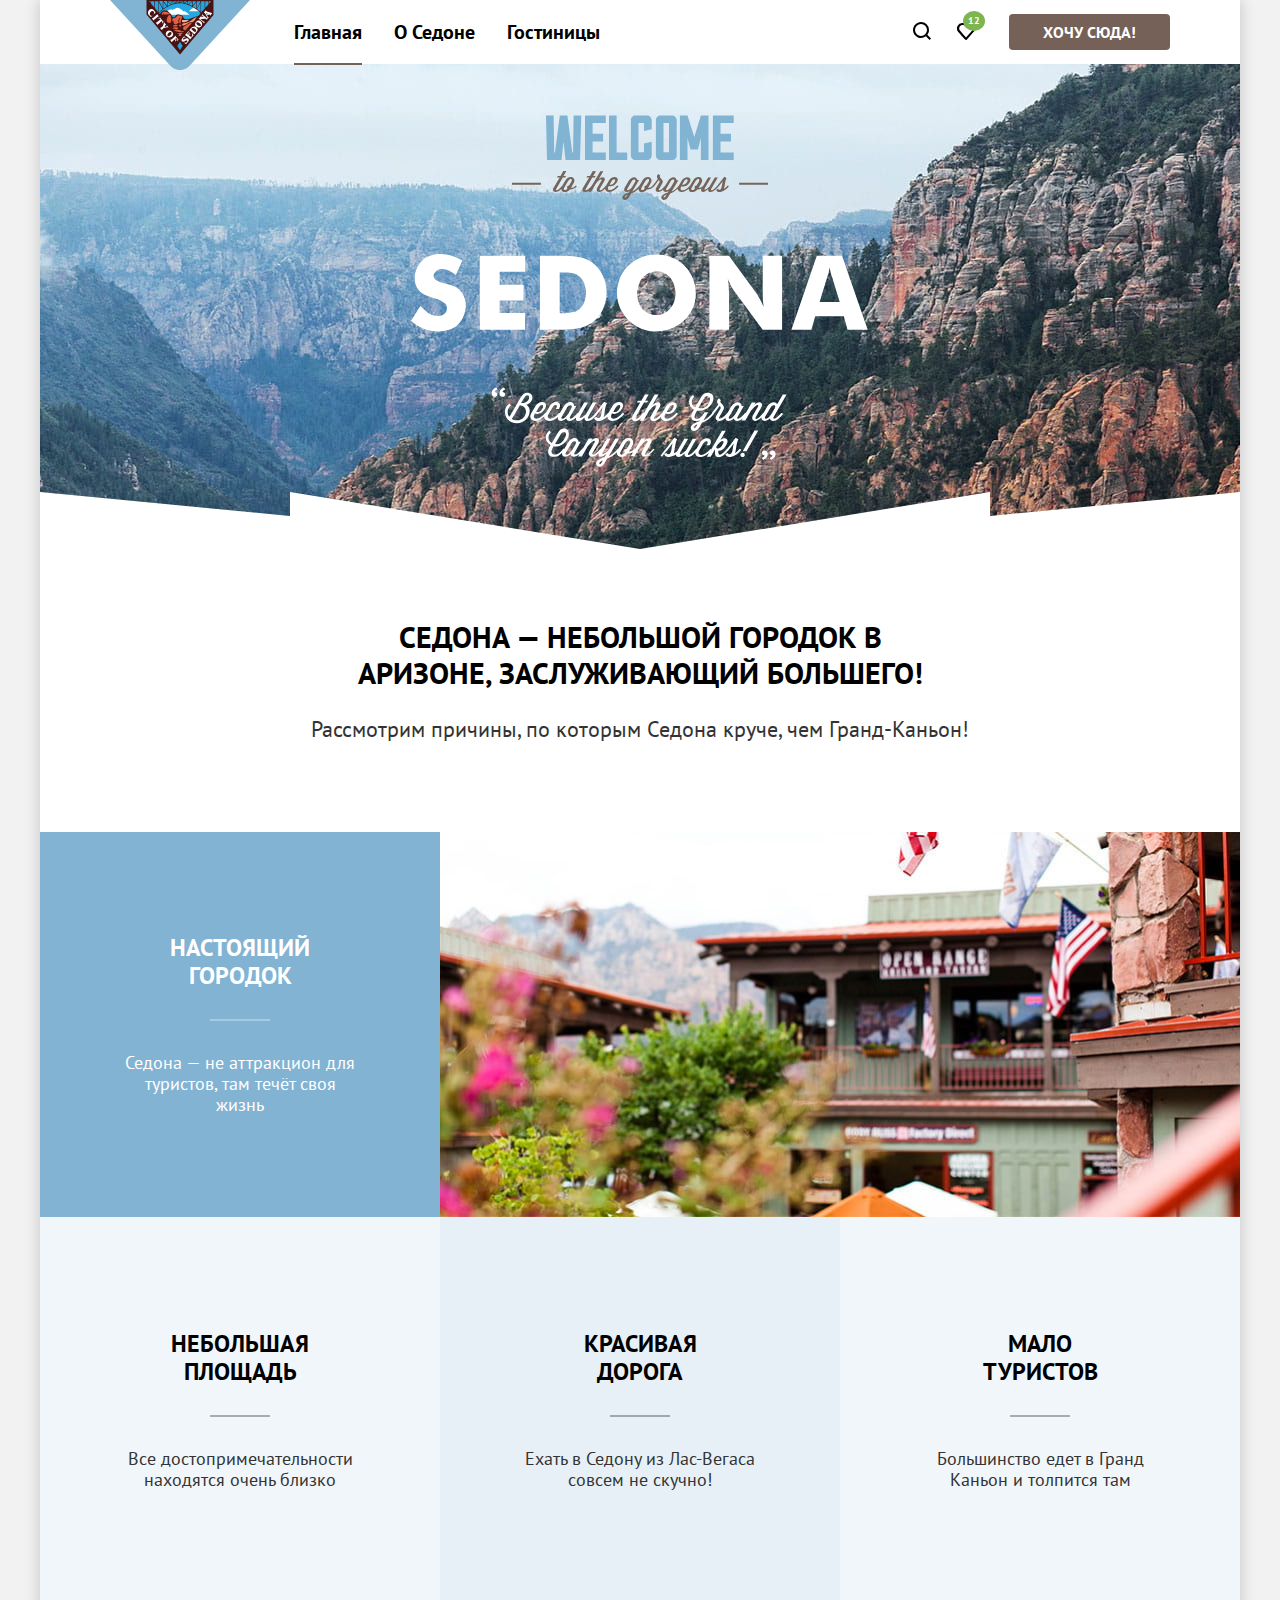
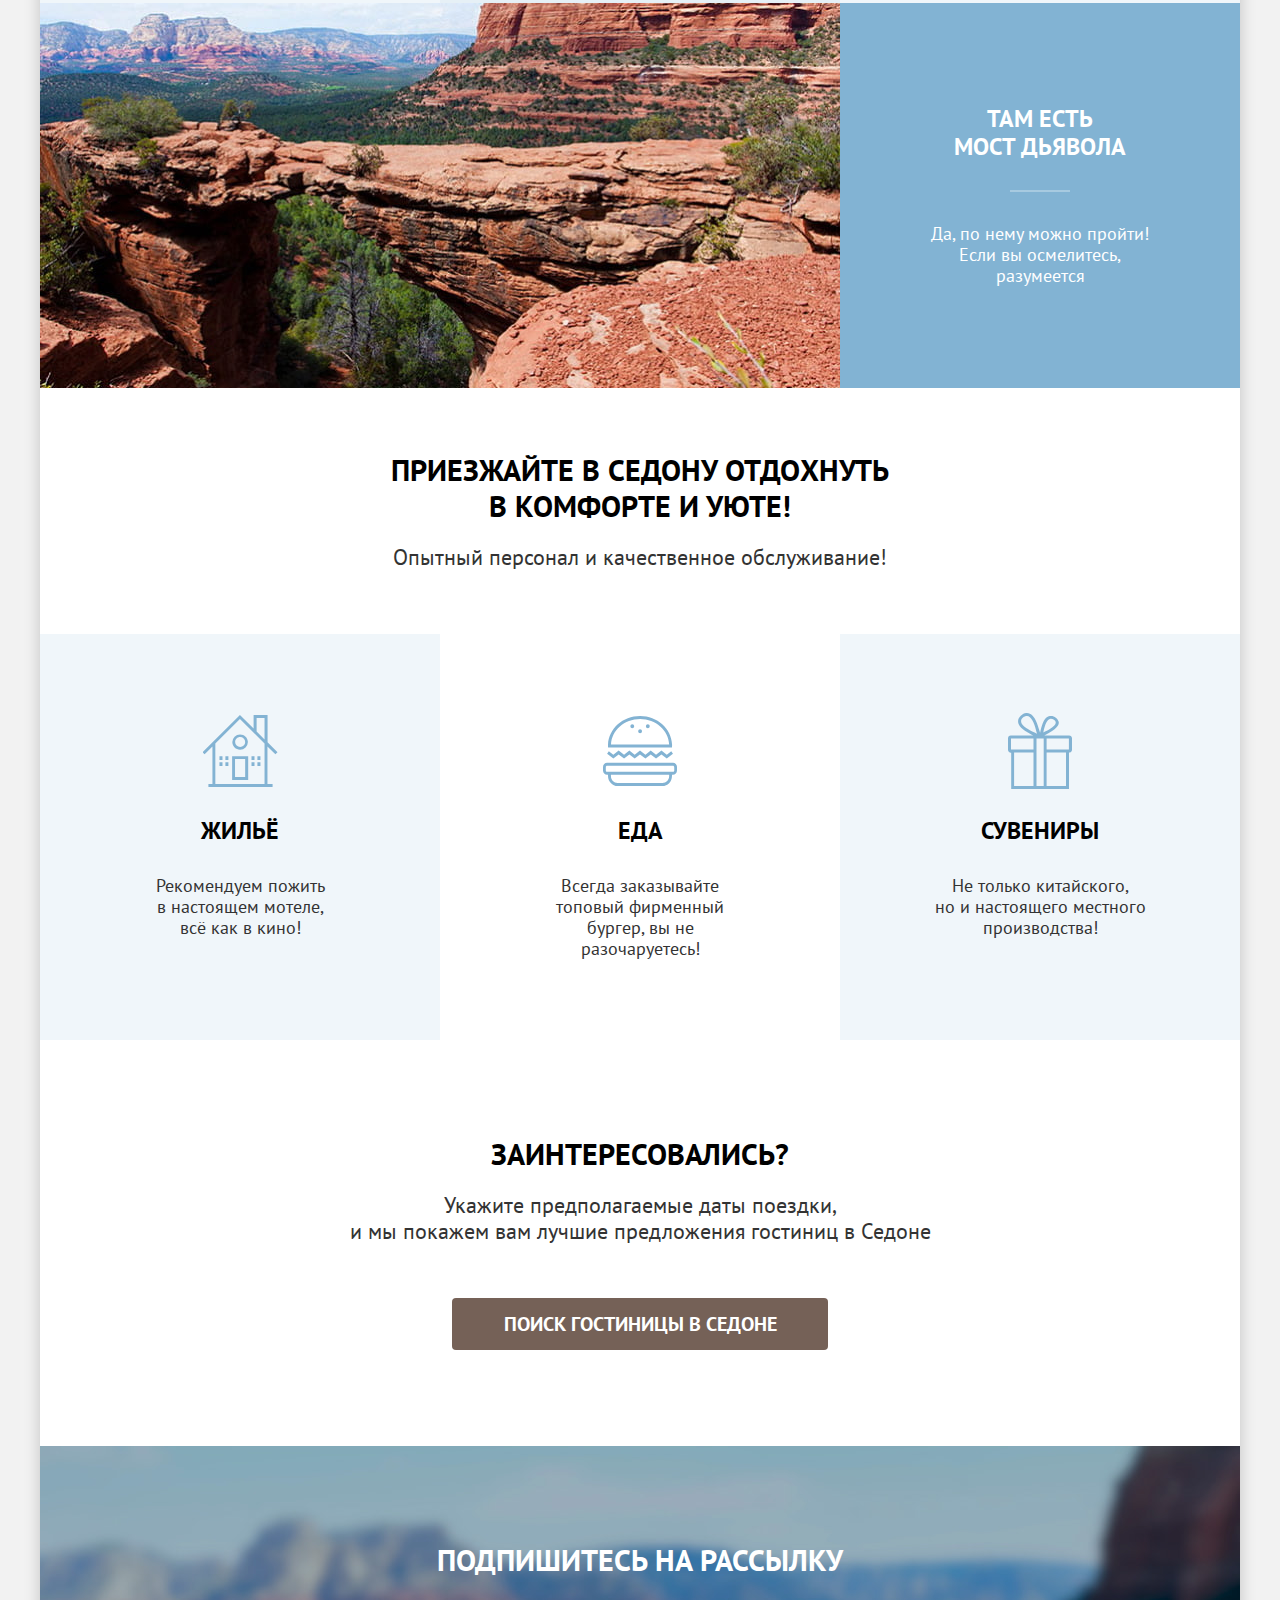
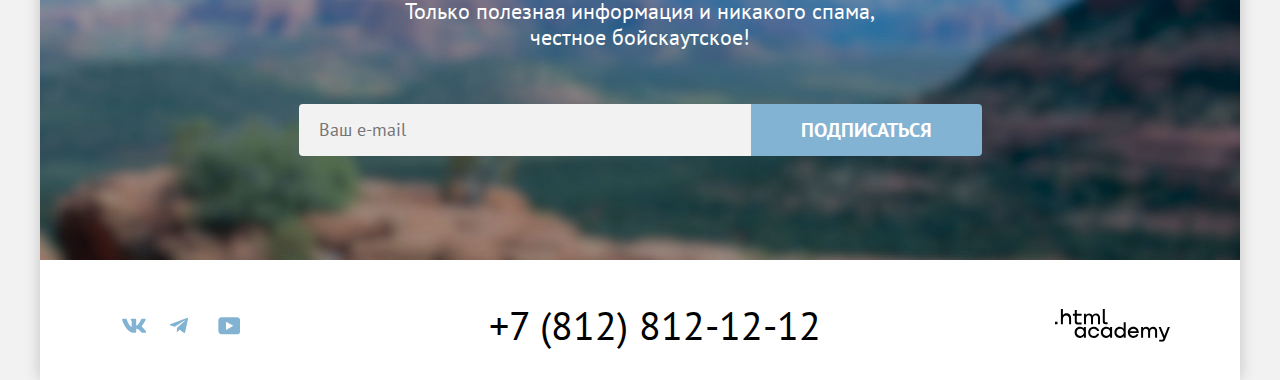
<file: index.html>
<!DOCTYPE html>
<html lang="ru">

  <head>
    <meta charset="utf-8">
    <title>Седона. Главная страница</title>
    <link rel="stylesheet" href="styles/styles.css">
    <link rel="icon" href="favicon.ico">
  </head>

  <body>
    <div class="page-wrapper">
      <header class="page-header" data-test="header">
        <nav class="navigation">
          <a class="navigation-logo" href="#" aria-current="page">
            <img class="navigation-logo-image" src="images/logo.svg" width="140" height="70"
              alt="Логотип сайта о Седоне">
          </a>
          <ul class="navigation-list">
            <li class="navigation-item">
              <a class="navigation-link navigation-link-current" href="#" aria-current="page">Главная</a>
            </li>
            <li class="navigation-item">
              <a class="navigation-link" href="#">О Седоне</a>
            </li>
            <li class="navigation-item">
              <a class="navigation-link" href="catalog.html">Гостиницы</a>
            </li>
          </ul>
          <ul class="navigation-user">
            <li class="navigation-item">
              <a class="navigation-link navigation-search" href="#">
                <span class="visually-hidden">Поиск</span>
              </a>
            </li>
            <li class="navigation-item">
              <a class="navigation-link navigation-favorites" href="#">
                <span class="visually-hidden">Количество гостиниц в избранном</span>
                <span class="favorites-counter">12</span>
              </a>
            </li>
          </ul>
          <a class="button navigation-button" href="catalog.html">Хочу сюда!</a>
        </nav>
      </header>
      <main class="main-index main-container" data-test="main">
        <h1 class="visually-hidden">Город Седона</h1>
        <section class="hero" data-test="hero">
          <h2 class="visually-hidden" hidden>Добро пожаловать в Седону</h2>
          <img class="hero-image" src="images/welcome.svg" width="458" height="352"
            alt="Welcome to the gorgeous Sedona">
        </section>
        <section class="advantages" data-test="advantages">
          <h2 class="advantages-heading">Седона — небольшой городок в Аризоне, заслуживающий большего!</h2>
          <p class="advantages-text">Рассмотрим причины, по которым Седона круче, чем Гранд-Каньон!</p>
          <ul class="advantages-list">
            <li class="advantages-item advantages-item-major">
              <div class="advantages-item-column">
                <h3 class="advantages-item-title">Настоящий городок</h3>
                <p class="advantages-item-description">Седона — не аттракцион для туристов, там течёт своя жизнь</p>
              </div>
              <img src="images/photo-1.jpg" width="800" height="385" alt="Постройка в Седоне">
            </li>
            <li class="advantages-item">
              <h3 class="advantages-item-title">Небольшая площадь</h3>
              <p class="advantages-item-description">Все достопримечательности находятся очень близко</p>
            </li>
            <li class="advantages-item">
              <h3 class="advantages-item-title">Красивая дорога</h3>
              <p class="advantages-item-description">Ехать в Седону из Лас-Вегаса совсем не скучно!</p>
            </li>
            <li class="advantages-item">
              <h3 class="advantages-item-title">Мало туристов</h3>
              <p class="advantages-item-description">Большинство едет в Гранд Каньон и толпится там</p>
            </li>
            <li class="advantages-item advantages-item-major">
              <img src="images/photo-2.jpg" width="800" height="385" alt="Мост дьявола">
              <div class="advantages-item-column">
                <h3 class="advantages-item-title">Там есть<br> мост дьявола</h3>
                <p class="advantages-item-description">Да, по нему можно пройти! Если вы осмелитесь, разумеется</p>
              </div>
            </li>
          </ul>
        </section>
        <section class="services" data-test="service">
          <h2 class="services-heading">Приезжайте в Седону отдохнуть в комфорте и уюте!</h2>
          <p class="services-text">Опытный персонал и качественное обслуживание!</p>
          <ul class="services-list">
            <li class="services-item service-living">
              <h3 class="services-item-title">Жильё</h3>
              <p class="services-item-description">Рекомендуем пожить в&nbsp;настоящем мотеле,<br> всё как в кино!</p>
            </li>
            <li class="services-item">
              <h3 class="services-item-title service-food">Еда</h3>
              <p class="services-item-description">Всегда заказывайте<br> топовый фирменный бургер, вы не разочаруетесь!</p>
            </li>
            <li class="services-item">
              <h3 class="services-item-title service-souvenirs">Сувениры</h3>
              <p class="services-item-description">Не только китайского,<br> но и настоящего местного производства!</p>
            </li>
          </ul>
        </section>
        <section class="search" data-test="search">
          <h2 class="search-heading">Заинтересовались?</h2>
          <p class="search-text">Укажите предполагаемые даты поездки,<br> и мы покажем вам лучшие предложения гостиниц в
            Седоне</p>
          <a class="button button-search" href="catalog.html">Поиск гостиницы в Седоне</a>
        </section>
        <section class="subscribe" data-test="subscribe">
          <h2 class="subscribe-heading">Подпишитесь на рассылку</h2>
          <p class="subscribe-text">Только полезная информация и никакого спама,<br> честное бойскаутское!</p>
          <form class="subscribe-form" action="https://echo.htmlacademy.ru/" method="post">
            <label class="visually-hidden" for="email-field">Укажите ваш e-mail</label>
            <input class="subscribe-input" placeholder="Ваш e-mail" type="email" name="email-field" id="email-field"
              required>
            <button class="button button-subscribe" type="submit">Подписаться</button>
          </form>
        </section>
      </main>
      <footer class="page-footer" data-test="footer">
        <ul class="social-list">
          <li class="social-item">
            <a class="social-link social-link-vk" href="https://vk.com/htmlacademy">
              <span class="visually-hidden">VK</span>
            </a>
          </li>
          <li class="social-item">
            <a class="social-link social-link-tg" href="https://t.me/htmlacademy">
              <span class="visually-hidden">Telegram</span>
            </a>
          </li>
          <li class="social-item">
            <a class="social-link social-link-yt" href="https://www.youtube.com/user/htmlacademyru">
              <span class="visually-hidden">YouTube</span>
            </a>
          </li>
        </ul>
        <a class="telephone" href="tel:+78128121212">+7 (812) 812-12-12</a>
        <a class="page-footer-logo" href="https://htmlacademy.ru/">
          <span class="visually-hidden">.html academy</span>
        </a>
      </footer>
      <!-- Для показа модального окна необходимо удалить класс modal-container-hidden -->
      <div class="modal-container modal-container-hidden">
        <div class="modal modal-search">
          <button class="modal-close-button" type="button">
            <span class="visually-hidden">Закрыть</span>
          </button>
          <section class="modal-content">
            <h2 class="modal-title">Поиск гостиницы в Седоне</h2>
            <form class="modal-search-form" action="https://echo.htmlacademy.ru/" method="post">
              <div class="modal-wrapper">
                <label class="modal-label label-start-date" for="start-date">Дата заезда:</label>
                <input class="modal-date modal-start-date" placeholder="Укажите дату" type="text" name="start-date"
                  id="start-date" value="27 апреля 2020">
              </div>
              <p class="modal-warning modal-warning-error">Мы не можем отправить вас в прошлое.</p>
              <div class="modal-wrapper">
                <label class="modal-label label-end-date" for="end-date">Дата выезда:</label>
                <input class="modal-date modal-end-date" placeholder="Укажите дату" type="text" name="end-date"
                  id="end-date" value="1 сентября 2023">
              </div>
              <p class="modal-warning modal-warning-ok">На эти даты есть свободные номера. Пока есть.</p>
              <div class="wrapper-quantity">
                <label class="modal-label adult-quantuty-label" for="adult-quantity">Взрослые:</label>
                <div class="guests-quantity adult-guests-quantity">
                  <button class="min-guests" type="button">
                    <span class="visually-hidden">Изменение количества гостей в меньшую сторону</span>
                  </button>
                  <input class="guests-input" type="number" name="guest-quantity" id="adult-quantity" value="2">
                  <button class="max-guests" type="button">
                    <span class="visually-hidden">Изменение количества гостей в большую сторону</span>
                  </button>
                </div>
                <span class="children-guests-tooltip">
                  <label class="modal-label children-quantuty-label" for="children-quantity">Дети:</label>
                  <span class="tooltip">
                    <button class="tooltip-toggle" type="button"></button>
                    <span class="tooltip-text">Укажите количество детей, которые будут с вами, возраст которых от 6 до
                      18 лет. Дети до 6 лет размещаются бесплатно.</span>
                  </span>
                </span>
                <div class="guests-quantity children-guests-quantity">
                  <button class="min-guests" type="button">
                    <span class="visually-hidden">Изменение количества гостей в меньшую сторону</span>
                  </button>
                  <input class="guests-input" type="number" name="guest-quantity" value="2" id="children-quantity">
                  <button class="max-guests" type="button">
                    <span class="visually-hidden">Изменение количества гостей в большую сторону</span>
                  </button>
                </div>
              </div>
              <button class="modal-search-button" type="submit">Найти</button>
            </form>
          </section>
        </div>
      </div>
    </div>
  </body>

</html>
</file>
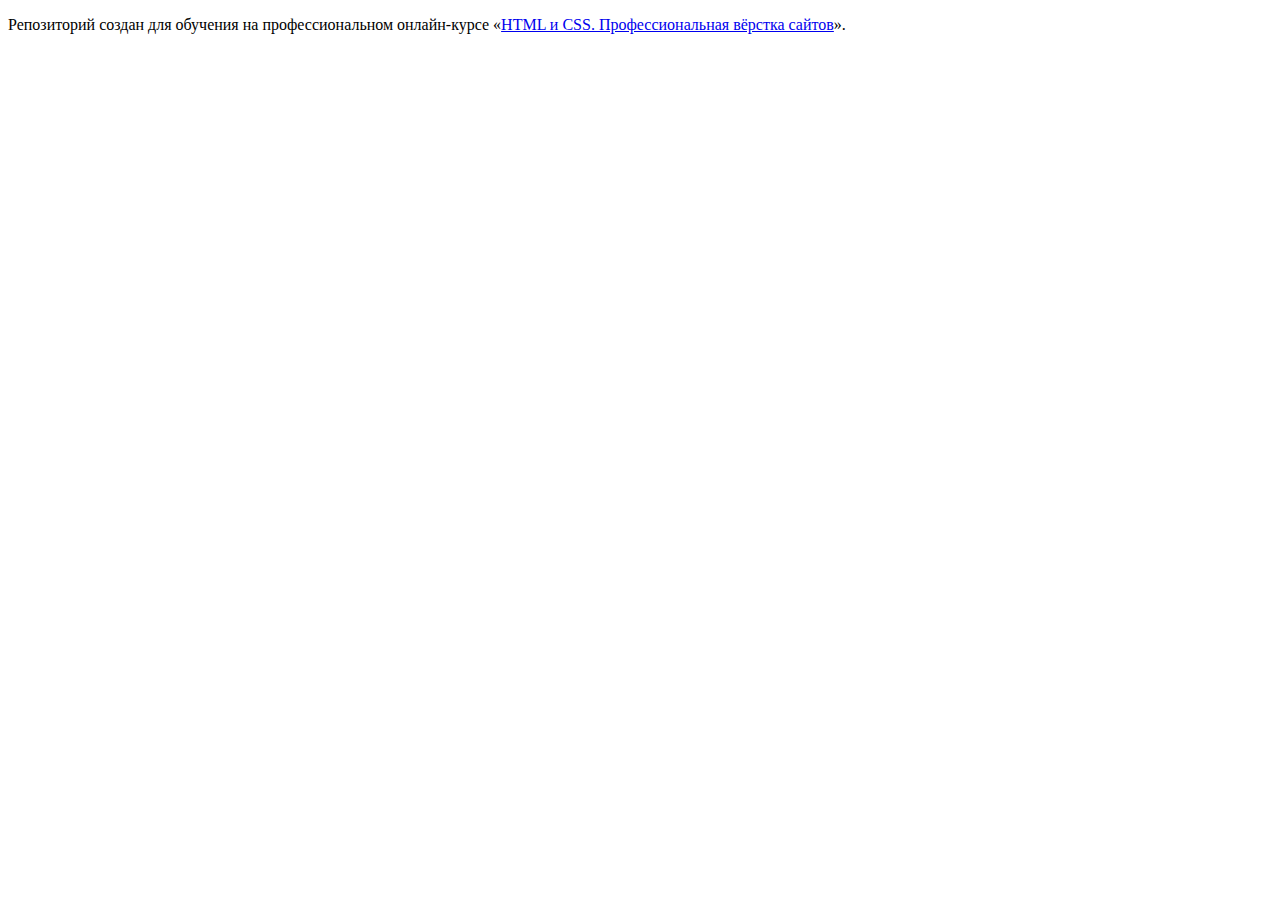
<file: master/index.html>
<!DOCTYPE html>
<html lang="ru">
  <head>
    <meta charset="utf-8">
    <title>HTML Academy: Седона</title>
    <base href="https://htmlacademy-htmlcss.github.io/2064763-sedona-39/master/">
</head>
  <body>

    <p>Репозиторий создан для обучения на профессиональном онлайн‑курсе «<a href="https://htmlacademy.ru/intensive/htmlcss">HTML и CSS. Профессиональная вёрстка сайтов</a>».</p>

  </body>
</html>
</file>
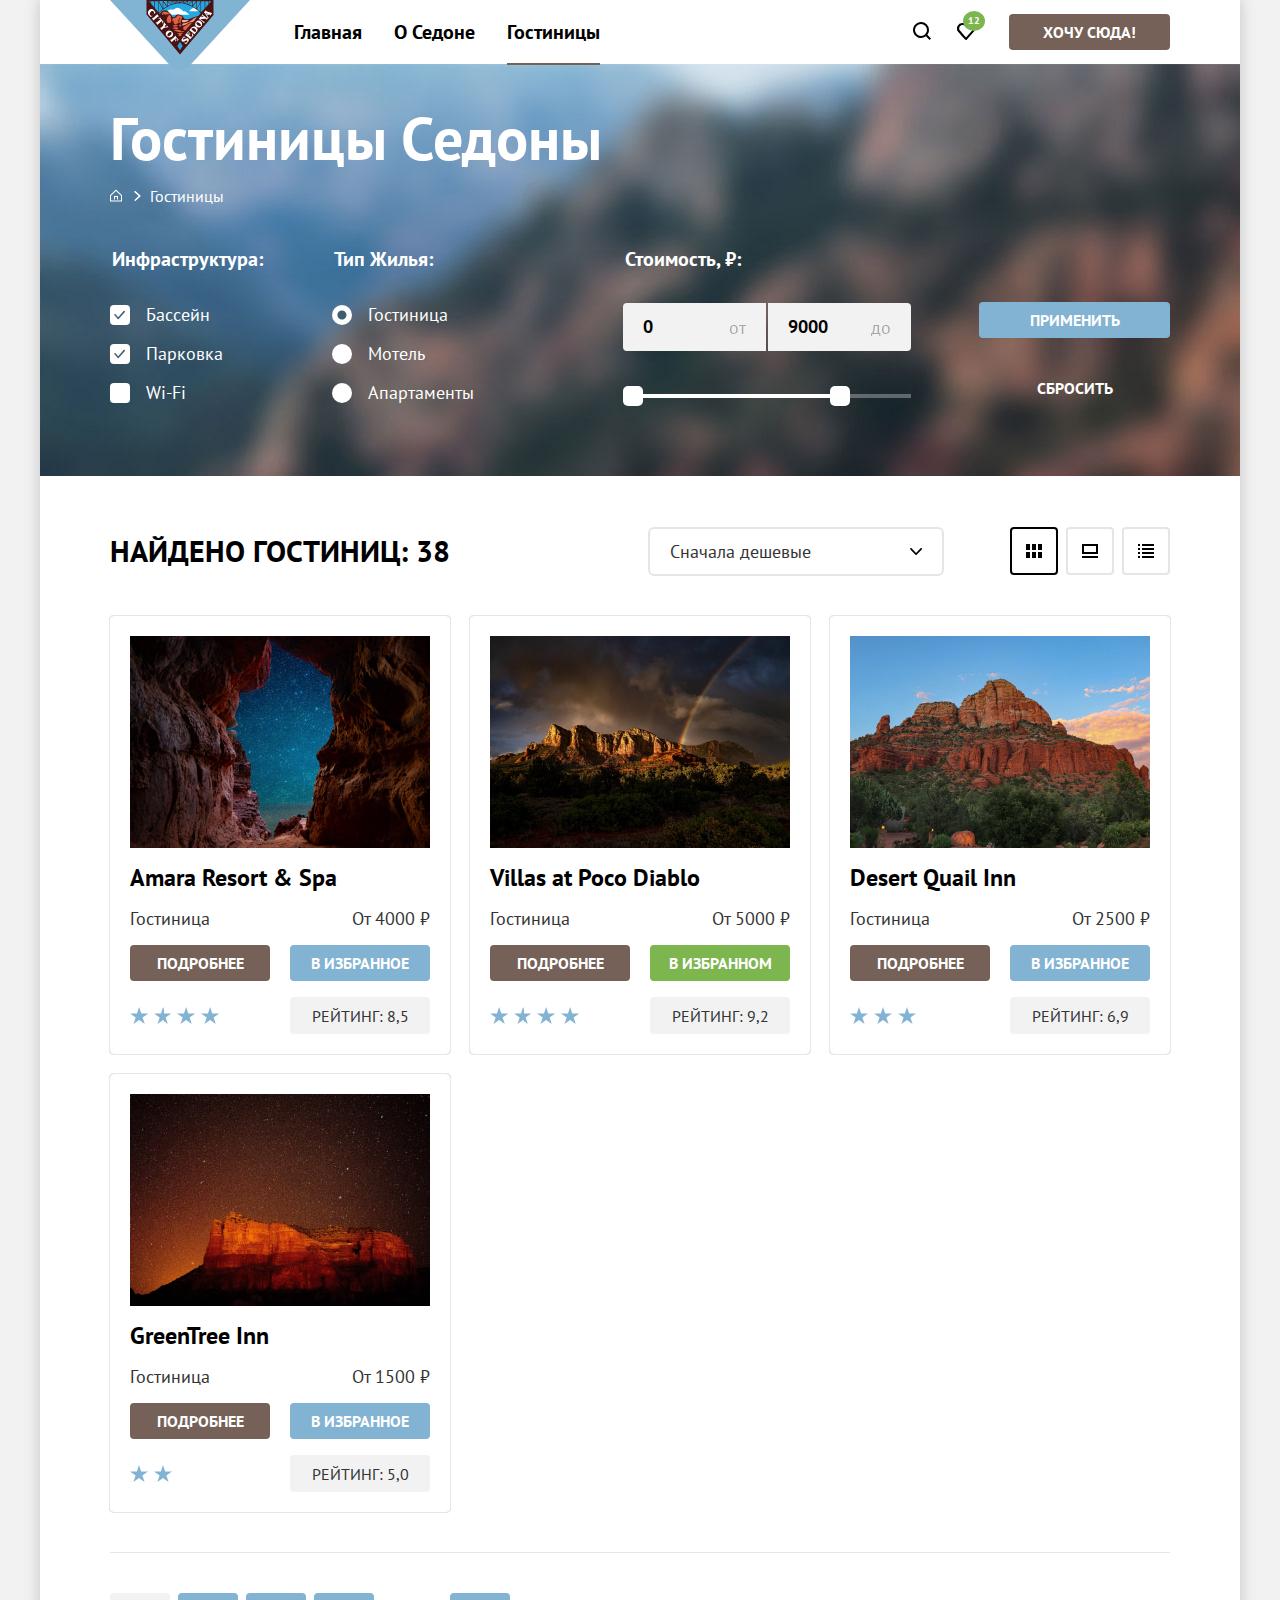
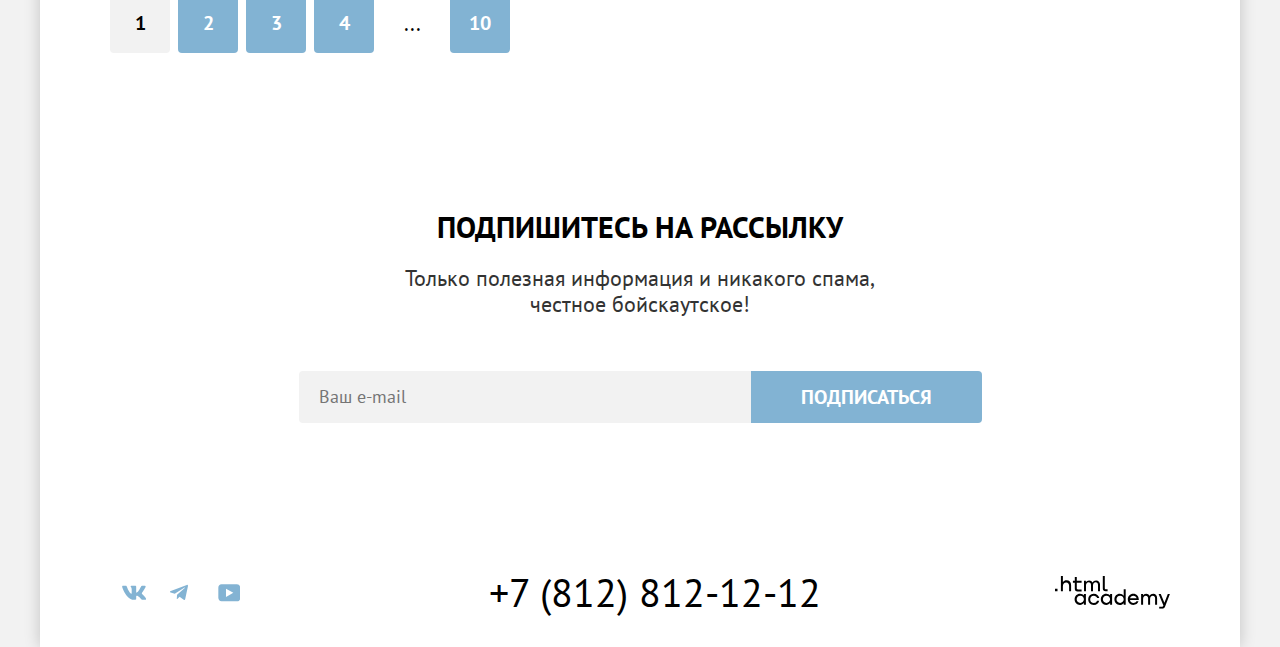
<file: catalog.html>
<!DOCTYPE html>
<html lang="ru">

  <head>
    <meta charset="utf-8">
    <title>Каталог гостиниц</title>
    <link rel="stylesheet" href="styles/styles.css">
    <link rel="icon" href="favicon.ico">
  </head>

  <body>
    <div class="page-wrapper">
      <header class="page-header" data-test="header">
        <nav class="navigation">
          <a class="navigation-logo" href="index.html">
            <img class="navigation-logo-image" src="images/logo.svg" width="140" height="70"
              alt="Логотип сайта о Седоне">
          </a>
          <ul class="navigation-list">
            <li class="navigation-item">
              <a href="index.html" class="navigation-link">Главная</a>
            </li>
            <li class="navigation-item">
              <a class="navigation-link" href="#">О Седоне</a>
            </li>
            <li class="navigation-item">
              <a class="navigation-link navigation-link-current" href="#" aria-current="page">Гостиницы</a>
            </li>
          </ul>
          <ul class="navigation-user">
            <li class="navigation-item">
              <a class="navigation-link navigation-search" href="#">
                <span class="visually-hidden">Поиск</span>
              </a>
            </li>
            <li class="navigation-item">
              <a class="navigation-link navigation-favorites" href="#">
                <span class="visually-hidden">Количество гостиниц в избранном</span>
                <span class="favorites-counter">12</span>
              </a>
            </li>
          </ul>
          <a class="button navigation-button" href="#">Хочу сюда!</a>
        </nav>
      </header>
      <main class="main-inner main-container" data-test="main">
        <div class="sorting-container">
          <header class="header-inner">
            <h1 class="header-inner-title">Гостиницы Седоны</h1>
            <nav class="breacrumbs">
              <ol class="breadcrumbs-list">
                <li class="breadcrumbs-item">
                  <a class="breadcrumbs-link breadcrumb-link-index" href="index.html">
                    <span class="visually-hidden">Главная</span>
                  </a>
                </li>
                <li class="breadcrumbs-item">
                  <a class="breadcrumbs-link" aria-current="page" href="#">Гостиницы</a>
                </li>
              </ol>
            </nav>
          </header>
          <section class="hotels-filter" data-test="filter">
            <h2 class="visually-hidden">Список гостиниц с фильтрами</h2>
            <form class="hotels-filter-form" action="https://echo.htmlacademy.ru/" method="get">
              <fieldset class="hotels-filter-group hotels-filter-infrastructure">
                <legend class="hotels-filter-title">Инфраструктура:</legend>
                <ul class="filter-hotels-list">
                  <li class="filter-hotels-item">
                    <input class="control-input" id="pool-choice" type="checkbox" name="pool" checked>
                    <label class="control" for="pool-choice">Бассейн</label>
                  </li>
                  <li class="filter-hotels-item">
                    <input class="control-input" id="parking-choice" type="checkbox" name="parking" checked>
                    <label class="control" for="parking-choice">Парковка</label>
                  </li>
                  <li class="filter-hotels-item">
                    <input class="control-input" id="wifi-choice" type="checkbox" name="wifi">
                    <label class="control" for="wifi-choice">Wi-Fi</label>
                  </li>
                </ul>
              </fieldset>
              <fieldset class="hotels-filter-group hotels-filter-housing">
                <legend class="hotels-filter-title">Тип Жилья:</legend>
                <ul class="filter-hotels-list">
                  <li class="filter-hotels-item">
                    <input class="control-input" id="housing-choice" type="radio" name="hotel-type" value="hotel"
                      checked>
                    <label class="control" for="housing-choice">Гостиница</label>
                  </li>
                  <li class="filter-hotels-item">
                    <input class="control-input" id="motel-choice" type="radio" name="hotel-type" value="motel">
                    <label class="control" for="motel-choice">Мотель</label>
                  </li>
                  <li class="filter-hotels-item">
                    <input class="control-input" id="apartments-choice" type="radio" name="hotel-type"
                      value="apartments">
                    <label class="control" for="apartments-choice">Апартаменты</label>
                  </li>
                </ul>
              </fieldset>
              <fieldset class="hotels-filter-group cost-control-group">
                <legend class="hotels-filter-title">Стоимость, ₽:</legend>
                <div class="cost-input-wrapper">
                  <label class="control control-cost-left" for="cost-left">От</label>
                  <input class="cost-input cost-input-left" id="cost-left" type="number" name="min-cost" value="0">
                  <label class="control control-cost-right" for="cost-right">До</label>
                  <input class="cost-input cost-input-right" id="cost-right" type="number" name="max-cost" value="9000">
                </div>
                <div class="range">
                  <div class="range-scale">
                    <div class="range-bar" style="left: 0; width: 226px">
                      <button class="range-toggle toggle-min">
                        <span class="visually-hidden">Изменить минимальную цену</span>
                      </button>
                      <button class="range-toggle toggle-max">
                        <span class="visually-hidden">Изменить максимальную цену</span>
                      </button>
                    </div>
                  </div>
                </div>
              </fieldset>
              <div class="sorting-button-containter">
                <button class="button button-catalog-sumbit" type="submit">Применить</button>
                <button class="button button-catalog-reset" type="reset">Сбросить</button>
              </div>
            </form>
          </section>
        </div>
        <section class="catalog" data-test="catalog">
          <div class="catalog-settings-wrapper">
            <h2 class="catalog-title">Найдено гостиниц: 38</h2>
            <select class="catalog-select" aria-label="Сортировка гостиниц">
              <option value="cheap">Сначала дешевые</option>
              <option value="expensive">Сначала дорогие</option>
              <option value="best-rating">С лучшим рейтингом</option>
            </select>
            <ul class="view-toggle-list">
              <li class="view-toggle-item">
                <a class="view-toggle-link view-toggle-link-card" href="#">
                  <span class="visually-hidden">Показ в виде карточек</span>
                </a>
              </li>
              <li class="view-toggle-item">
                <a class="view-toggle-link view-toggle-link-gallery" href="#">
                  <span class="visually-hidden">Показ в виде галереи</span>
                </a>
              </li>
              <li class="view-toggle-item">
                <a class="view-toggle-link view-toggle-link-list" href="#">
                  <span class="visually-hidden">Показ в виде списка</span>
                </a>
              </li>
            </ul>
          </div>
          <ul class="catalog-list">
            <li class="catalog-item">
              <a class="catalog-link catalog-link-image" href="#">
                <img src="images/hotel-1.jpg" width="300" height="212" alt="Горы и ночное небо">
              </a>
              <a class="catalog-link catalog-link-name" href="#" tabindex="-1">
                <h3>Amara Resort & Spa</h3>
              </a>
              <p>Гостиница</p>
              <p class="catalog-price">От 4000 ₽</p>
              <a class="button link-to-details" href="#">Подробнее</a>
              <button class="button button-to-favorites" type="button">В избранное</button>
              <p class="four-stars">
                <span class="visually-hidden">4 звезды</span>
              </p>
              <p class="raiting">Рейтинг: 8,5</p>
            </li>
            <li class="catalog-item">
              <a class="catalog-link catalog-link-image" href="#">
                <img src="images/hotel-2.jpg" width="300" height="212" alt="Закат и радуга над горами">
              </a>
              <a class="catalog-link catalog-link-name" href="#" tabindex="-1">
                <h3>Villas at Poco Diablo</h3>
              </a>
              <p>Гостиница</p>
              <p class="catalog-price">От 5000 ₽</p>
              <a class="button link-to-details" href="#">Подробнее</a>
              <button class="button catalog-button-selected" type="button">В избранном</button>
              <p class="four-stars">
                <span class="visually-hidden">4 звезды</span>
              </p>
              <p class="raiting">Рейтинг: 9,2</p>
            </li>
            <li class="catalog-item">
              <a class="catalog-link catalog-link-image" href="#">
                <img src="images/hotel-3.jpg" width="300" height="212" alt="Вид гор в дневное время">
              </a>
              <a class="catalog-link catalog-link-name" href="#" tabindex="-1">
                <h3>Desert Quail Inn</h3>
              </a>
              <p>Гостиница</p>
              <p class="catalog-price">От 2500 ₽</p>
              <a class="button link-to-details" href="#">Подробнее</a>
              <button class="button button-to-favorites" type="button">В избранное</button>
              <p class="three-stars">
                <span class="visually-hidden">3 звезды</span>
              </p>
              <p class="raiting">Рейтинг: 6,9</p>
            </li>
            <li class="catalog-item">
              <a class="catalog-link catalog-link-image" href="#">
                <img src="images/hotel-4.jpg" width="300" height="212" alt="Звездное небо над горами">
              </a>
              <a class="catalog-link catalog-link-name" href="#" tabindex="-1">
                <h3>GreenTree Inn</h3>
              </a>
              <p>Гостиница</p>
              <p class="catalog-price">От 1500 ₽</p>
              <a class="button link-to-details" href="#">Подробнее</a>
              <button class="button button-to-favorites" type="button">В избранное</button>
              <p class="two-stars">
                <span class="visually-hidden">2 звезды</span>
              </p>
              <p class="raiting">Рейтинг: 5,0</p>
            </li>
          </ul>
          <ul class="pagination">
            <li class="pagination-item">
              <a class="pagination-link pagination-link-current" tabindex="-1" href="#">1</a>
            </li>
            <li class="pagination-item">
              <a class="pagination-link" href="#">2</a>
            </li>
            <li class="pagination-item">
              <a class="pagination-link" href="#">3</a>
            </li>
            <li class="pagination-item">
              <a class="pagination-link" href="#">4</a>
            </li>
            <li class="pagination-item">
              <span class="pagination-text">...</span>
            </li>
            <li class="pagination-item">
              <a class="pagination-link" href="#">10</a>
            </li>
          </ul>
        </section>
        <section class="subscribe subscribe-inner" data-test="subscribe">
          <h2 class="subscribe-inner-heading">Подпишитесь на рассылку</h2>
          <p class="subscribe-inner-text">Только полезная информация и никакого спама,<br> честное бойскаутское!</p>
          <form class="subscribe-form" action="https://echo.htmlacademy.ru/" method="post">
            <label class="visually-hidden" for="email-field">Ваш e-mail</label>
            <input class="subscribe-input subscribe-input-inner" placeholder="Ваш e-mail" type="email"
              name="email-field" id="email-field" required>
            <button class="button button-subscribe" type="submit">Подписаться</button>
          </form>
        </section>
      </main>
      <footer class="page-footer" data-test="footer">
        <ul class="social-list">
          <li class="social-item">
            <a class="social-link social-link-vk" href="https://vk.com/htmlacademy">
              <span class="visually-hidden">VK</span>
            </a>
          </li>
          <li class="social-item">
            <a class="social-link social-link-tg" href="https://t.me/htmlacademy">
              <span class="visually-hidden">Telegram</span>
            </a>
          </li>
          <li class="social-item">
            <a class="social-link social-link-yt" href="https://www.youtube.com/user/htmlacademyru">
              <span class="visually-hidden">YouTube</span>
            </a>
          </li>
        </ul>
        <a class="telephone" href="tel:+78128121212">+7 (812) 812-12-12</a>
        <a class="page-footer-logo" href="https://htmlacademy.ru/">
          <span class="visually-hidden">.html academy</span>
        </a>
      </footer>
    </div>
  </body>

</html>
</file>
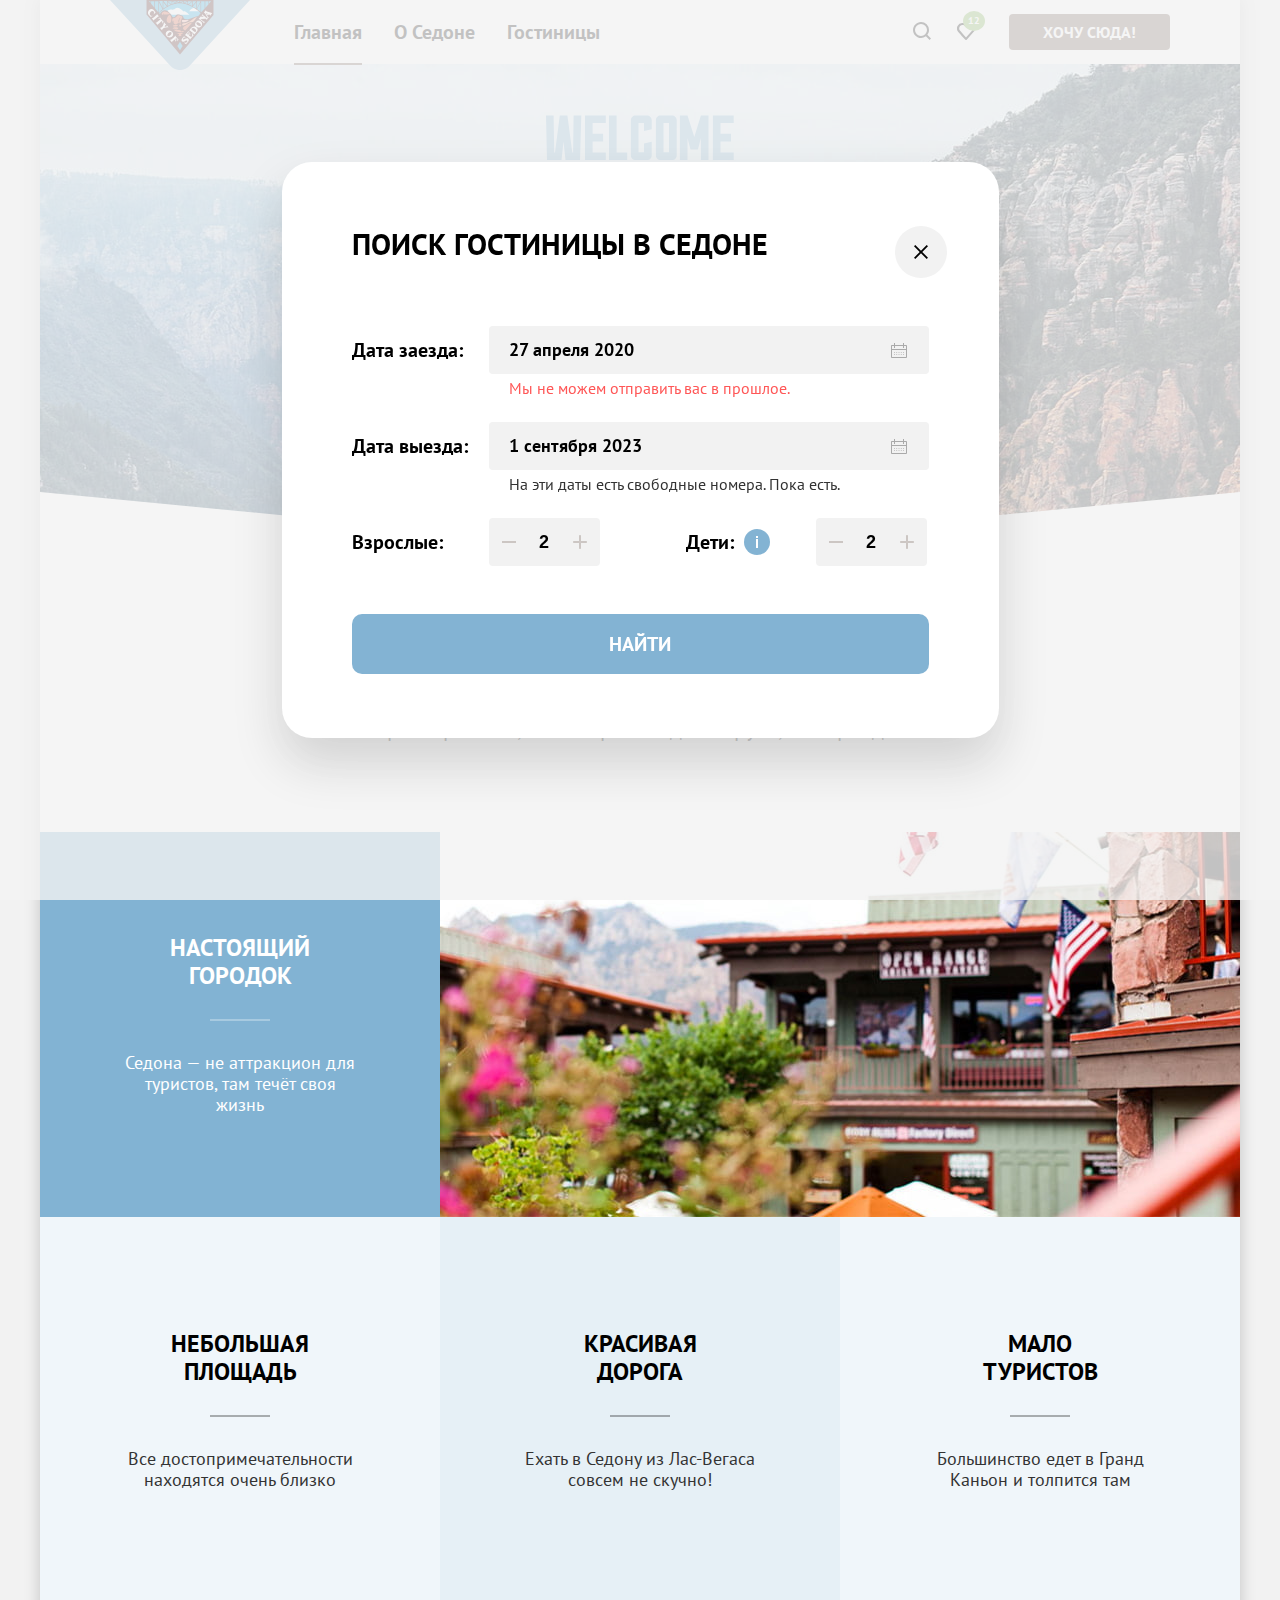
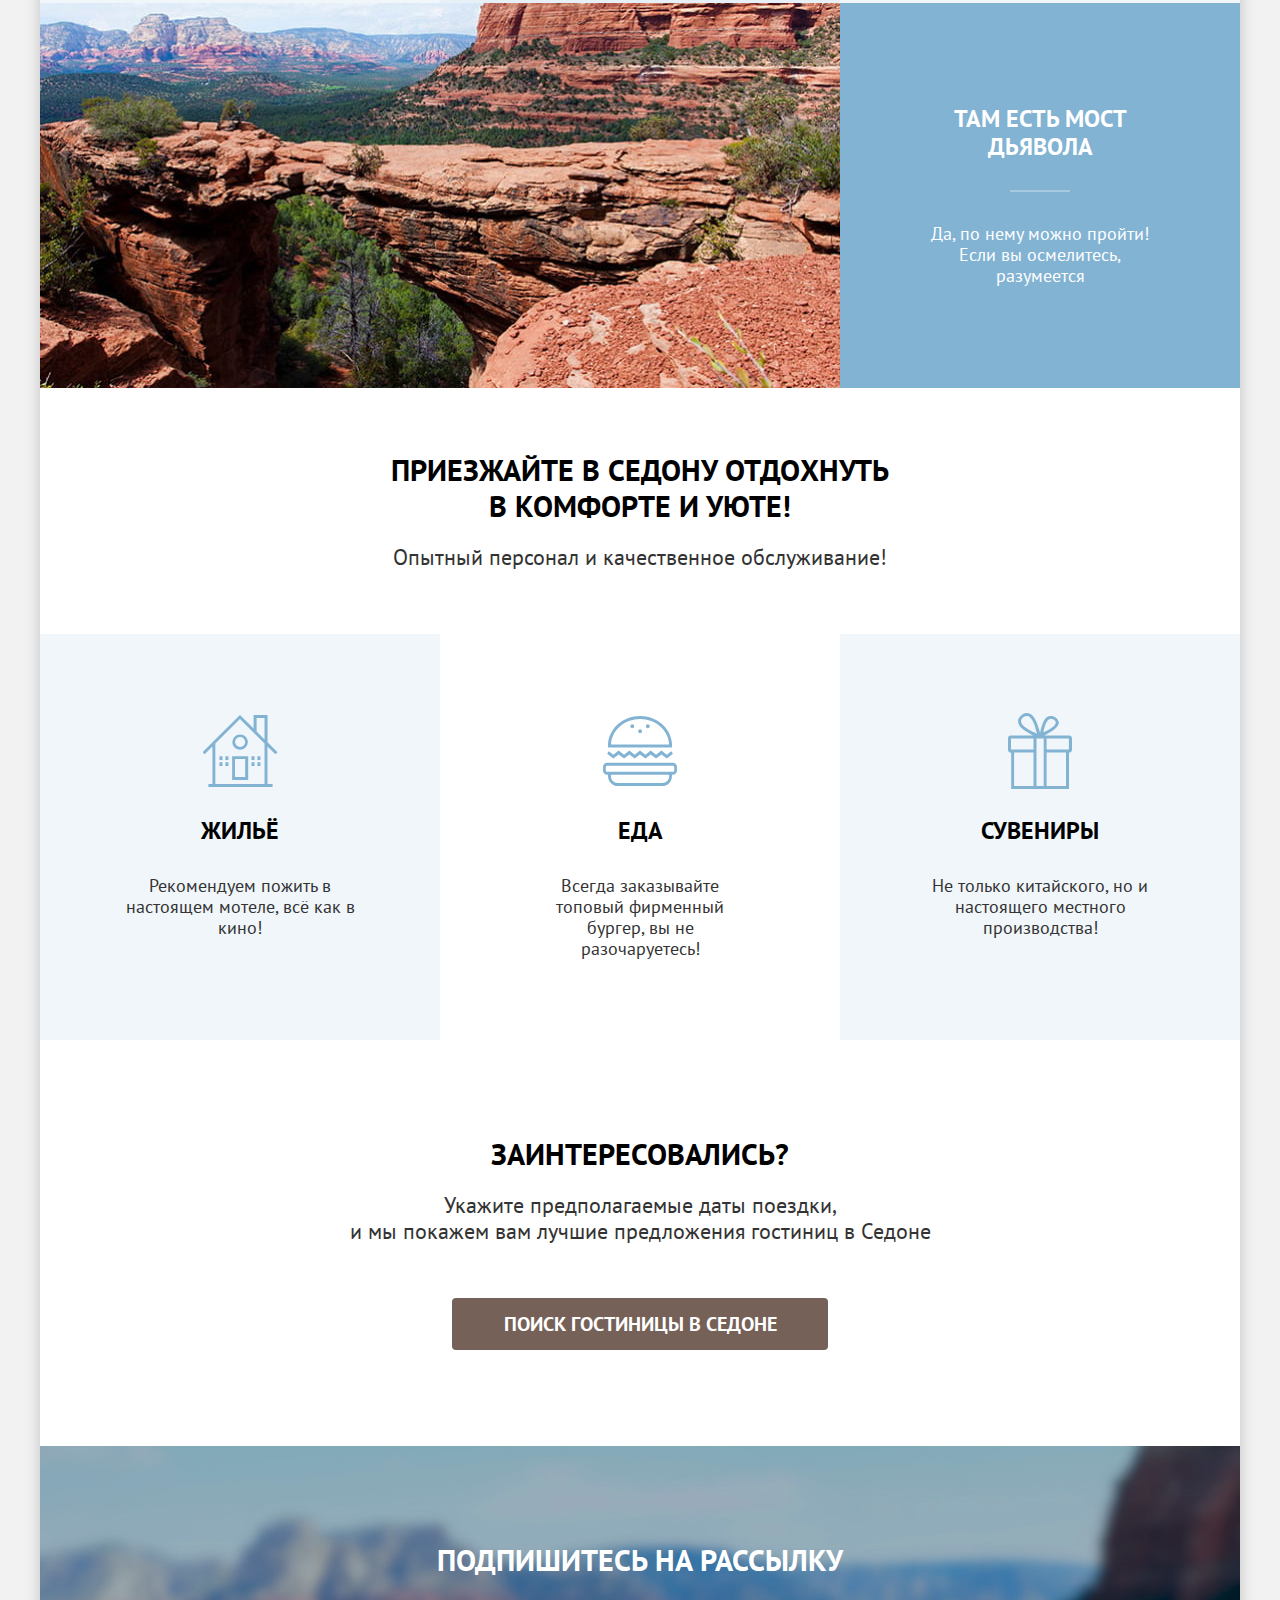
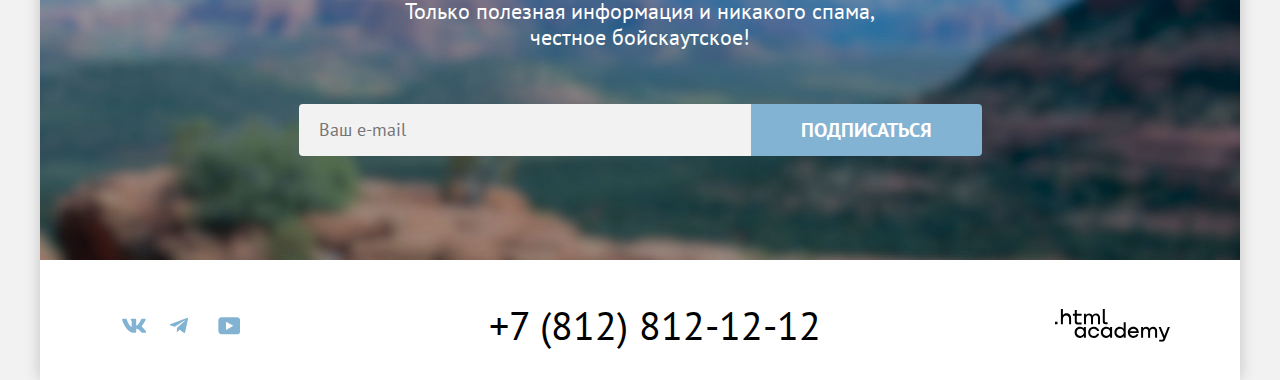
<file: modal.html>
<!DOCTYPE html>
<html lang="ru">

  <head>
    <meta charset="utf-8">
    <title>Седона. Модальное окно</title>
    <link rel="stylesheet" href="styles/styles.css">
    <link rel="icon" href="favicon.ico">
  </head>

  <body>
    <div class="page-wrapper">
      <header class="page-header" data-test="header">
        <nav class="navigation">
          <a class="navigation-logo" href="#" aria-current="page">
            <img class="navigation-logo-image" src="images/logo.svg" width="140" height="70"
              alt="Логотип сайта о Седоне">
          </a>
          <ul class="navigation-list">
            <li class="navigation-item">
              <a class="navigation-link navigation-link-current" href="#" aria-current="page">Главная</a>
            </li>
            <li class="navigation-item">
              <a class="navigation-link" href="#">О Седоне</a>
            </li>
            <li class="navigation-item">
              <a class="navigation-link" href="catalog.html">Гостиницы</a>
            </li>
          </ul>
          <ul class="navigation-user">
            <li class="navigation-item">
              <a class="navigation-link navigation-search" href="#">
                <span class="visually-hidden">Поиск</span>
              </a>
            </li>
            <li class="navigation-item">
              <a class="navigation-link navigation-favorites" href="#">
                <span class="visually-hidden">Количество гостиниц в избранном</span>
                <span class="favorites-counter">12</span>
              </a>
            </li>
          </ul>
          <a class="button navigation-button" href="catalog.html">Хочу сюда!</a>
        </nav>
      </header>
      <main class="main-index main-container" data-test="main">
        <h1 class="visually-hidden">Город Седона</h1>
        <section class="hero" data-test="hero">
          <h2 class="visually-hidden" hidden>Добро пожаловать в Седону</h2>
          <img class="hero-image" src="images/welcome.svg" width="458" height="352"
            alt="Welcome to the gorgeous Sedona">
        </section>
        <section class="advantages" data-test="advantages">
          <h2 class="advantages-heading">Седона — небольшой городок в Аризоне, заслуживающий большего!</h2>
          <p class="advantages-text">Рассмотрим причины, по которым Седона круче, чем Гранд-Каньон!</p>
          <ul class="advantages-list">
            <li class="advantages-item advantages-item-major">
              <div class="advantages-item-column">
                <h3 class="advantages-item-title">Настоящий городок</h3>
                <p class="advantages-item-description">Седона — не аттракцион для туристов, там течёт своя жизнь</p>
              </div>
              <img src="images/photo-1.jpg" width="800" height="385" alt="Постройка в Седоне">
            </li>
            <li class="advantages-item">
              <h3 class="advantages-item-title">Небольшая площадь</h3>
              <p class="advantages-item-description">Все достопримечательности находятся очень близко</p>
            </li>
            <li class="advantages-item">
              <h3 class="advantages-item-title">Красивая дорога</h3>
              <p class="advantages-item-description">Ехать в Седону из Лас-Вегаса совсем не скучно!</p>
            </li>
            <li class="advantages-item">
              <h3 class="advantages-item-title">Мало туристов</h3>
              <p class="advantages-item-description">Большинство едет в Гранд Каньон и толпится там</p>
            </li>
            <li class="advantages-item advantages-item-major">
              <img src="images/photo-2.jpg" width="800" height="385" alt="Мост дьявола">
              <div class="advantages-item-column">
                <h3 class="advantages-item-title">Там есть мост дьявола</h3>
                <p class="advantages-item-description">Да, по нему можно пройти! Если вы осмелитесь, разумеется</p>
              </div>
            </li>
          </ul>
        </section>
        <section class="services">
          <h2 class="services-heading">Приезжайте в Седону отдохнуть в комфорте и уюте!</h2>
          <p class="services-text">Опытный персонал и качественное обслуживание!</p>
          <ul class="services-list">
            <li class="services-item service-living">
              <h3 class="services-item-title">Жильё</h3>
              <p class="services-item-description">Рекомендуем пожить в настоящем мотеле, всё как в кино!</p>
            </li>
            <li class="services-item">
              <h3 class="services-item-title service-food">Еда</h3>
              <p class="services-item-description">Всегда заказывайте топовый фирменный бургер, вы не разочаруетесь!</p>
            </li>
            <li class="services-item">
              <h3 class="services-item-title service-souvenirs">Сувениры</h3>
              <p class="services-item-description">Не только китайского, но и настоящего местного производства!</p>
            </li>
          </ul>
        </section>
        <section class="search" data-test="search">
          <h2 class="search-heading">Заинтересовались?</h2>
          <p class="search-text">Укажите предполагаемые даты поездки,<br> и мы покажем вам лучшие предложения гостиниц в
            Седоне</p>
          <a class="button button-search" href="catalog.html">Поиск гостиницы в Седоне</a>
        </section>
        <section class="subscribe" data-test="subscribe">
          <h2 class="subscribe-heading">Подпишитесь на рассылку</h2>
          <p class="subscribe-text">Только полезная информация и никакого спама,<br> честное бойскаутское!</p>
          <form class="subscribe-form" action="https://echo.htmlacademy.ru/" method="post">
            <label class="visually-hidden" for="email-field">Укажите ваш e-mail</label>
            <input class="subscribe-input" placeholder="Ваш e-mail" type="email" name="email-field" id="email-field"
              required>
            <button class="button button-subscribe" type="submit">Подписаться</button>
          </form>
        </section>
      </main>
      <footer class="page-footer" data-test="footer">
        <ul class="social-list">
          <li class="social-item">
            <a class="social-link social-link-vk" href="https://vk.com/htmlacademy">
              <span class="visually-hidden">VK</span>
            </a>
          </li>
          <li class="social-item">
            <a class="social-link social-link-tg" href="https://t.me/htmlacademy">
              <span class="visually-hidden">Telegram</span>
            </a>
          </li>
          <li class="social-item">
            <a class="social-link social-link-yt" href="https://www.youtube.com/user/htmlacademyru">
              <span class="visually-hidden">YouTube</span>
            </a>
          </li>
        </ul>
        <a class="telephone" href="tel:+78128121212">+7 (812) 812-12-12</a>
        <a class="page-footer-logo" href="https://htmlacademy.ru/">
          <span class="visually-hidden">.html academy</span>
        </a>
      </footer>
      <div class="modal-container">
        <div class="modal modal-search" data-test="modal">
          <button class="modal-close-button" type="button">
            <span class="visually-hidden">Закрыть</span>
          </button>
          <section class="modal-content">
            <h2 class="modal-title">Поиск гостиницы в Седоне</h2>
            <form class="modal-search-form" action="https://echo.htmlacademy.ru/" method="post">
              <div class="modal-wrapper">
                <label class="modal-label label-start-date" for="start-date">Дата заезда:</label>
                <input class="modal-date modal-start-date" placeholder="Укажите дату" type="text" name="start-date"
                  id="start-date" value="27 апреля 2020">
              </div>
              <p class="modal-warning modal-warning-error">Мы не можем отправить вас в прошлое.</p>
              <div class="modal-wrapper">
                <label class="modal-label label-end-date" for="end-date">Дата выезда:</label>
                <input class="modal-date modal-end-date" placeholder="Укажите дату" type="text" name="end-date"
                  id="end-date" value="1 сентября 2023">
              </div>
              <p class="modal-warning modal-warning-ok">На эти даты есть свободные номера. Пока есть.</p>
              <div class="wrapper-quantity">
                <label class="modal-label adult-quantuty-label" for="adult-quantity">Взрослые:</label>
                <div class="guests-quantity adult-guests-quantity">
                  <button class="min-guests" type="button">
                    <span class="visually-hidden">Изменение количества гостей в меньшую сторону</span>
                  </button>
                  <input class="guests-input" type="number" name="guest-quantity" id="adult-quantity" value="2">
                  <button class="max-guests" type="button">
                    <span class="visually-hidden">Изменение количества гостей в большую сторону</span>
                  </button>
                </div>
                <span class="children-guests-tooltip">
                  <label class="modal-label children-quantuty-label" for="children-quantity">Дети:</label>
                  <span class="tooltip">
                    <button class="tooltip-toggle" type="button"></button>
                    <span class="tooltip-text">Укажите количество детей, которые будут с вами, возраст которых от 6 до 18 лет. Дети до 6 лет размещаются бесплатно.</span>
                  </span>
                </span>
                <div class="guests-quantity children-guests-quantity">
                  <button class="min-guests" type="button">
                    <span class="visually-hidden">Изменение количества гостей в меньшую сторону</span>
                  </button>
                  <input class="guests-input" type="number" name="guest-quantity" value="2" id="children-quantity">
                  <button class="max-guests" type="button">
                    <span class="visually-hidden">Изменение количества гостей в большую сторону</span>
                  </button>
                </div>
              </div>
              <button class="modal-search-button" type="submit">Найти</button>
            </form>
          </section>
        </div>
      </div>
    </div>
  </body>

</html>
</file>
<file: styles/styles.css>
@font-face {
  font-family: "PT Sans";
  font-style: normal;
  font-weight: 400;
  src: url("../fonts/ptsans-400.woff2") format("woff2");
  font-display: swap;
}

@font-face {
  font-family: "PT Sans";
  font-style: normal;
  font-weight: 700;
  src: url("../fonts/ptsans-700.woff2") format("woff2");
  font-display: swap;
}

*,
*::before,
*::after {
  box-sizing: border-box;
}

html {
  height: 100%;
}

body {
  min-width: 1280px;
  margin: 0;
  display: flex;
  flex-direction: column;
  min-height: 100%;
  font-family: "PT Sans", sans-serif;
  font-size: 18px;
  line-height: 21px;
  font-weight: 400;
  font-style: normal;
  color: #333333;
  background-color: #f2f2f2;
}

.visually-hidden {
  position: absolute;
  width: 1px;
  height: 1px;
  margin: -1px;
  padding: 0;
  border: 0;
  clip: rect(0 0 0 0);
  overflow: hidden;
}

.page-wrapper {
  height: 100%;
  display: flex;
  flex-direction: column;
  flex-grow: 1;
  width: 1200px;
  margin: 0 auto;
  background-color: #ffffff;
  box-shadow: 0 0 15px 0 rgba(0, 0, 0, 0.2);
}

.main-container {
  flex-grow: 1;
}

.page-header {
  color: #000000;
  background-color: #ffffff;
  padding: 0 70px;
}

.navigation {
  display: flex;
  flex-wrap: wrap;
}

.navigation-logo {
  display: block;
  margin-bottom: -6px;
  z-index: 1;
}

.navigation-logo-image {
  width: 140px;
  height: 70px;
}

.navigation-list {
  margin: 0;
  padding: 0;
  max-width: 465px;
  list-style-type: none;
  display: flex;
  flex-wrap: wrap;
  margin-right: auto;
}

.navigation-user {
  margin: 0;
  padding: 0;
  list-style-type: none;
  display: flex;
  flex-wrap: wrap;
  margin-right: 20px;
}

.navigation-user .navigation-link {
  width: 44px;
  height: 64px;
  padding: 22px 12px;
}

.navigation-favorites {
  position: relative;
}

.navigation-link-current {
  position: relative;
}

.navigation-link-current::before {
  content: "";
  height: 2px;
  background-color: #756257;
  position: absolute;
  bottom: -1px;
  right: 16px;
  left: 16px;
}

.navigation-search::before {
  content: "";
  width: 18px;
  height: 18px;
  mask-image: url("../images/search.svg");
  mask-position: center;
  mask-repeat: no-repeat;
  display: block;
  background-color: #000000;
}

.navigation-favorites::before {
  content: "";
  width: 18px;
  height: 18px;
  mask-image: url("../images/heart.svg");
  mask-position: center;
  mask-repeat: no-repeat;
  display: block;
  background-color: #000000;
}

.navigation-logo {
  display: block;
  margin-right: 28px;
}

.navigation-logo img {
  display: block;
}

.navigation-link {
  display: block;
  padding: 20px 16px;
  font-size: 20px;
  line-height: 24px;
  font-weight: 700;
  text-align: center;
  color: #000000;
  text-decoration: none;
}

.navigation-link:hover {
  color: #756157;
}

.navigation-link:active {
  color: rgba(117, 97, 87, 0.302);
}

.navigation-link:focus-visible {
  color: #756157;
}

.navigation-link:disabled {
  color: rgba(117, 97, 87, 0.302);
}

.navigation-search:hover::before {
  background-color: #756157;
}

.navigation-search:active::before {
  background-color: rgba(117, 97, 87, 0.302);
}

.navigation-search:focus-visible::before {
  background-color: #756157;
}

.navigation-search:disabled::before {
  background-color: rgba(117, 97, 87, 0.302);
  ;
}

.navigation-favorites:hover::before {
  background-color: #756157;
}

.navigation-favorites:active::before {
  background-color: rgba(117, 97, 87, 0.302);
}

.navigation-favorites:focus-visible::before {
  background-color: #756157;
}

.navigation-favorites:disabled::before {
  background-color: rgba(117, 97, 87, 0.302);
  ;
}

.favorites-counter {
  min-width: 20px;
  height: 20px;
  padding: 5px;
  border-radius: 50%;
  font-size: 10px;
  line-height: 10px;
  color: #ffffff;
  text-align: center;
  background-color: #7db54f;
  position: absolute;
  top: 11px;
  right: 4px;
}

.navigation-button {
  align-self: center;
  padding: 8px 34px;
}

.button {
  display: block;
  font-size: 16px;
  line-height: 20px;
  font-weight: 700;
  color: #ffffff;
  text-align: center;
  text-transform: uppercase;
  text-decoration: none;
  background-color: #756157;
  border: none;
  border-radius: 4px;
  cursor: pointer;
}

.button:hover {
  background-color: #615048;
}

.button:active {
  background-color: #756157;
  color: #ffffff4d;
}

.button:focus-visible {
  background-color: #615048;
}

.button:disabled {
  background-color: #e5e5e5;
}

.hero {
  color: #333333;
  background-color: #3d928e;
  background-image:
    url("../images/divider.svg"),
    url("../images/hero-background.jpg");
  background-size: auto, cover;
  background-position: left bottom, left top;
  background-repeat: no-repeat;
  padding: 51px 371px 82px;
}

.hero-image {
  display: block;
}

.advantages {
  padding-top: 70px;
}

.advantages-heading {
  width: 620px;
  margin: 0 auto 25px;
  font-size: 30px;
  line-height: 36px;
  color: #000000;
  text-transform: uppercase;
  text-align: center;
}

.advantages-text {
  margin: 0 auto 90px;
  font-size: 22px;
  line-height: 26px;
  text-align: center;
}

.advantages-list {
  margin: 0;
  margin-bottom: 64px;
  padding: 0;
  list-style-type: none;
  text-align: center;
  display: flex;
  flex-wrap: wrap;
}

.advantages-item-title {
  width: 175px;
  font-size: 24px;
  line-height: 28px;
  color: #000000;
  text-transform: uppercase;
  margin: 0 auto 62px;
  position: relative;
}

.advantages-item-title::after {
  content: "";
  height: 2px;
  width: 60px;
  background-color: rgba(0, 0, 0, 0.302);
  position: absolute;
  bottom: -31px;
  left: 57px;
}

.advantages-item:nth-child(1) .advantages-item-title::after {
  background-color: rgba(255, 255, 255, 0.302);
}

.advantages-item:nth-child(5) .advantages-item-title::after {
  background-color: rgba(255, 255, 255, 0.302);
}

.advantages-item-description {
  margin: 0;
  text-align: center;
}

.advantages-item img {
  display: block;
  width: 800px;
  height: 385px;
}

.advantages-item {
  width: 400px;
  min-height: 384px;
  padding: 113px 85px;
  flex-grow: 1;
}

.advantages-item-major {
  width: 100%;
  display: flex;
  flex-wrap: wrap;
  padding: 0;
}

.advantages-item-column {
  width: 400px;
  padding: 102px 85px;
}

.advantages-item:nth-child(1) {
  background-color: #82b3d3;
}

.advantages-item:nth-child(1) h3 {
  color: #ffffff;
}

.advantages-item:nth-child(1) p {
  color: #ffffff;
}

.advantages-item:nth-child(2) {
  background-color: rgba(131, 179, 211, 0.122);
}

.advantages-item:nth-child(3) {
  background-color: rgba(131, 179, 211, 0.2);
}

.advantages-item:nth-child(4) {
  background-color: rgba(131, 179, 211, 0.122);
}

.advantages-item:nth-child(5) {
  background-color: #82b3d3;
}

.advantages-item:nth-child(5) h3 {
  color: #ffffff;
}

.advantages-item:nth-child(5) p {
  color: #ffffff;
}

.services-heading {
  width: 505px;
  margin: 64px auto 20px;
  font-size: 30px;
  line-height: 36px;
  color: #000000;
  text-transform: uppercase;
  text-align: center;
}

.services-text {
  margin: 0 auto 64px;
  font-size: 22px;
  line-height: 26px;
  text-align: center;
}

.services-list {
  margin: 0;
  margin-bottom: 76px;
  padding: 0;
  list-style-type: none;
  text-align: center;
  display: flex;
  flex-wrap: wrap;
}

.services-item {
  background-color: rgba(131, 179, 211, 0.122);
  padding: 81px 85px;
  width: 400px;
  min-height: 385px;
  flex-grow: 1;
  position: relative;
}

.service-living::before {
  content: "";
  width: 75px;
  height: 72px;
  background-image: url("../images/house.svg");
  background-position: center;
  background-repeat: no-repeat;
  position: absolute;
  top: 81px;
  left: 50%;
  transform: translateX(-50%);
}

.service-food::before {
  content: "";
  width: 74px;
  height: 70px;
  background-image: url("../images/burger.svg");
  background-position: center;
  background-repeat: no-repeat;
  position: absolute;
  top: 82px;
  left: 50%;
  transform: translateX(-50%);
}

.service-souvenirs::before {
  content: "";
  width: 64px;
  height: 76px;
  background-image: url("../images/gift.svg");
  background-position: center;
  background-repeat: no-repeat;
  position: absolute;
  top: 79px;
  left: 50%;
  transform: translateX(-50%);
}

.services-item:nth-child(even) {
  background-color: transparent;
}

.services-item-title {
  font-size: 24px;
  line-height: 28px;
  color: #000000;
  text-transform: uppercase;
  margin: 102px 0 30px;
}

.services-item-description {
  text-align: center;
  margin: 0;
}

.search {
  padding: 20px 304px 96px;
}

.search-heading {
  font-size: 30px;
  line-height: 36px;
  color: #000000;
  text-transform: uppercase;
  margin: 0;
  margin-bottom: 20px;
  text-align: center;
}

.search-text {
  font-size: 22px;
  line-height: 26px;
  text-align: center;
  margin: 0;
  margin-bottom: 54px;
}

.button-search {
  font-size: 20px;
  line-height: 36px;
  padding: 8px 50px;
  width: 376px;
  margin: 0 auto;
}

.subscribe {
  background-color: #3d928e;
  background-image: url("../images/subscribe-background.jpg");
  background-size: cover;
  background-position: left top;
  background-repeat: no-repeat;
  padding: 96px 258px 104px;
  text-align: center;
}

.subscribe-heading {
  font-size: 30px;
  line-height: 36px;
  color: #ffffff;
  text-transform: uppercase;
  margin: 0;
  margin-bottom: 20px;
}

.subscribe-text {
  width: 475px;
  font-size: 22px;
  line-height: 26px;
  color: #ffffff;
  margin: 0 auto;
  margin-bottom: 54px;
  text-align: center;
}

.subscribe-form {
  display: flex;
  flex-wrap: wrap;
  justify-content: center;
}

.subscribe-input {
  width: 452px;
  font-family: "PT Sans", sans-serif;
  font-size: 18px;
  line-height: 24px;
  color: #000000;
  background-color: #F2F2F2;
  padding: 14px 145px 14px 20px;
  border: none;
  border-radius: 4px 0 0 4px;
}

.button-subscribe {
  font-family: "PT Sans", sans-serif;
  font-weight: 700;
  font-size: 20px;
  line-height: 36px;
  background-color: #82b3d3;
  padding: 8px 50px;
  border-radius: 0 4px 4px 0;
}

.button-subscribe:hover {
  background-color: #68a2ca;
}

.button-subscribe:active {
  background-color: #82b3d3;
  color: rgba(255, 255, 255, 0.302);
}

.button-subscribe:focus-visible {
  background-color: #68a2ca;
}

.button-subscribe:disabled {
  background-color: #e5e5e5;
}

.page-footer {
  color: #000000;
  background-color: #ffffff;
  padding: 45px 70px 35px;
  display: flex;
  flex-wrap: wrap;
  justify-content: space-between;
  align-items: center;
}

.social-list {
  width: 144px;
  padding: 0;
  margin: 0;
  list-style-type: none;
  display: flex;
  flex-wrap: wrap;
}

.social-item {
  width: 48px;
  height: 40px;
}

.social-link {
  width: 100%;
  height: 100%;
  padding: 12px;
  font-size: 20px;
  line-height: 24px;
  font-weight: 700;
  display: block;
  text-align: center;
  color: #83b3d3;
  text-decoration: none;
}

.social-link-vk::before {
  content: "";
  width: 24px;
  height: 16px;
  mask-image: url("../images/vk.svg");
  mask-position: center;
  mask-repeat: no-repeat;
  display: block;
  background-color: #83b3d3;
}

.social-link-tg::before {
  content: "";
  width: 18px;
  height: 16px;
  mask-image: url("../images/telegram.svg");
  mask-position: 0 center;
  mask-repeat: no-repeat;
  display: block;
  background-color: #83b3d3;
}

.social-link-yt::before {
  content: "";
  width: 22px;
  height: 18px;
  mask-image: url("../images/youtube.svg");
  mask-position: 0 center;
  mask-repeat: no-repeat;
  display: block;
  background-color: #83b3d3;
}

.social-link:hover::before {
  background-color: #68a2ca;
}

.social-link:active::before {
  background-color: rgba(104, 162, 202, 0.302);
}

.social-link:focus-visible::before {
  background-color: #68a2ca;
}

.telephone {
  font-size: 40px;
  line-height: 40px;
  color: #000000;
  text-decoration: none;
}

.telephone:hover {
  color: #756157;
}

.telephone:active {
  color: rgba(117, 97, 87, 0.302);
}

.telephone:focus-visible {
  color: #756157;
}

.page-footer-logo {
  font-size: 20px;
  line-height: 24px;
  font-weight: 700;
  text-align: center;
  color: #000000;
  text-decoration: none;
  width: 115px;
  height: 33px
}

.page-footer-logo::before {
  content: "";
  width: 115px;
  height: 33px;
  mask-image: url("../images/logo-htmlacademy.svg");
  mask-position: center;
  mask-repeat: no-repeat;
  display: block;
  background-color: #000000;
}

.page-footer-logo:hover::before {
  background-color: #756157;
}

.page-footer-logo:active::before {
  background-color: rgba(117, 97, 87, 0.302);
}

.page-footer-logo:focus-visible::before {
  background-color: #756157;
}

.sorting-container {
  background-color: #3d928e;
  background-image: url("../images/filter-background.jpg");
  background-size: cover;
  background-position: left top;
  background-repeat: no-repeat;
  padding: 35px 70px 70px;
}

.header-inner-title {
  font-size: 60px;
  line-height: 78px;
  color: #ffffff;
  margin: 0;
  margin-bottom: 8px;
}

.breadcrumbs-list {
  padding: 0;
  margin: 0;
  margin-bottom: 40px;
  list-style-type: none;
  display: flex;
  flex-wrap: wrap;
  align-items: center;
  width: 100%;
}

.breadcrumbs-item {
  margin-right: 28px;
  min-width: 12px;
  min-height: 12px;
  position: relative;
}

.breadcrumbs-link {
  font-size: 16px;
  line-height: 21px;
  color: #ffffff;
  text-decoration: none;
}

.breadcrumb-link-index::before {
  content: "";
  width: 12px;
  height: 21px;
  mask-image: url("../images/breadcrumb-icon-house.svg");
  mask-position: center;
  mask-repeat: no-repeat;
  display: block;
  background-color: #ffffff;
}

.breadcrumbs-item:not(:first-child)::before {
  content: "";
  width: 7px;
  height: 21px;
  background-image: url("../images/breadcrumbs-arrow.svg");
  background-position: center;
  background-repeat: no-repeat;
  position: absolute;
  top: 50%;
  left: -16px;
  transform: translateY(-50%);
}

.breadcrumbs-link:hover {
  color: rgba(255, 255, 255, 0.6);
}

.breadcrumbs-link:active {
  color: rgba(255, 255, 255, 0.302);
}

.breacrumbs-link:focus-visible {
  color: #ffffff;
}

.breadcrumb-link-index:hover::before {
  background-color: rgba(255, 255, 255, 0.6);
}

.breadcrumb-link-index:active::before {
  background-color: rgba(255, 255, 255, 0.302);
}

.breadcrumb-link-index:focus-visible::before {
  background-color: #ffffff;
}

.hotels-filter-group {
  border: none;
  margin: 0;
  padding: 0;
}

.filter-hotels-list {
  padding: 0;
  margin: 0;
  list-style-type: none;
}

.hotels-filter-form {
  display: flex;
  flex-wrap: wrap;
  column-gap: 67px;
}

.hotels-filter-housing {
  margin-right: 82px;
}

.cost-control-group {
  width: 288px;
}

.hotels-filter-title {
  font-size: 20px;
  line-height: 24px;
  font-weight: 700;
  color: #ffffff;
  text-transform: capitalize;
  margin: 0;
  margin-bottom: 32px;
}

.filter-hotels-item {
  margin-bottom: 16px;
  display: flex;
  flex-wrap: wrap;
  align-items: center;
  column-gap: 16px;
}

.filter-hotels-item:last-child {
  margin-bottom: 0;
}

.control-input:hover,
.control-input:hover + .control {
  opacity: 60%;
}

.control-input:active,
.control-input:active + .control {
  opacity: 30%;
}

.control-input:focus-visible {
  outline: 3px solid #83b3d3;
  outline-offset: -1px;
}

.control-input:focus-visible + .control {
  outline: none;
}

.control-input:disabled,
control-input:disabled + control {
  opacity: 30%;
}

.filter-hotels-item .control {
  font-size: 18px;
  line-height: 23px;
  color: #ffffff;
}

.cost-input {
  font-family: "PT Sans", sans-serif;
  font-size: 18px;
  line-height: 24px;
  font-weight: 700;
  color: #000000;
  background-color: #f2f2f2;
  border: none;
  padding: 12px 51px 12px 20px;
  width: 143px;
  outline: none;
}

.cost-input-wrapper {
  display: grid;
  column-gap: 2px;
  grid-template-columns: 143px 143px;
  grid-template-rows: 48px;
  margin-bottom: 43px;
}

.cost-input:hover {
  background-color: #e6e6e6;
}

.cost-input:focus-visible {
  background-color: #e6e6e6;
  outline: 3px solid #83b3d3;
}

.cost-input:disabled {
  background-color: #b8b8b8;
}

.control-cost-left {
  grid-column: 1 / 2;
  grid-row: 1 / 2;
  z-index: 1;
  align-self: center;
  justify-self: end;
  margin-right: 20px;
  text-transform: lowercase;
  color: #000000;
  opacity: 30%;
}

.control-cost-right {
  grid-column: 2 / 3;
  grid-row: 1 / 2;
  z-index: 1;
  align-self: center;
  justify-self: end;
  margin-right: 20px;
  text-transform: lowercase;
  color: #000000;
  opacity: 30%;
}

.cost-input-left {
  border-radius: 4px 0 0 4px;
  grid-column: 1 / 2;
  grid-row: 1 / -1;
}

.cost-input-right {
  border-radius: 0 4px 4px 0;
  grid-column: 2 / 3;
  grid-row: 1 / -1;
}

.range-scale {
  position: relative;
  height: 4px;
  margin-bottom: 8px;
  background-color: rgba(255, 255, 255, 0.302);
}

.range-bar {
  position: absolute;
  height: 4px;
  background-color: #ffffff;
}

.range-toggle {
  position: absolute;
  width: 20px;
  height: 20px;
  background: #ffffff;
  border: none;
  border-radius: 5px;
  cursor: pointer;
}

.range-toggle:hover {
  background-color: #e5e5e5;
}

.range-toggle:active,
.range-toggle:focus {
  outline: 3px solid #83b3d3;
}

.range-toggle:disabled {
  opacity: 30%;
}

.toggle-min {
  top: -8px;
  left: 0;
}

.toggle-max {
  top: -8px;
  right: -1px;
}

.control-input[type="checkbox"] {
  margin: 0;
  appearance: none;
  width: 20px;
  height: 20px;
  background-color: #ffffff;
  border-radius: 4px;
}

.control-input[type="checkbox"]:checked {
  background-image: url("../images/checkmark.svg");
  background-position: center;
  background-repeat: no-repeat;
  background-size: 12px 10px;
}

.control-input[type="radio"] {
  margin: 0;
  appearance: none;
  width: 20px;
  height: 20px;
  border-radius: 50%;
  background-color: #ffffff;
}

.control-input[type="radio"]:checked {
  background-image: url("../images/radiomark.svg");
  background-position: center;
  background-repeat: no-repeat;
  background-size: 10px;
}

.cost-input-wrapper input::-webkit-outer-spin-button,
.cost-input-wrapper input::-webkit-inner-spin-button {
  -webkit-appearance: none;
}

.cost-input-wrapper input[type=number] {
  -moz-appearance: textfield;
}

.sorting-button-containter {
  display: flex;
  flex-wrap: wrap;
  flex-direction: column;
  justify-content: flex-end;
  margin-left: auto;
}

.button-catalog-sumbit {
  font-family: "PT Sans", sans-serif;
  font-size: 16px;
  line-height: 20px;
  color: #ffffff;
  font-weight: 700;
  text-transform: uppercase;
  background-color: #82b3d3;
  padding: 8px;
  min-width: 191px;
  margin-bottom: 32px;
}

.button-catalog-sumbit:hover {
  background-color: #68a2ca;
}

.button-catalog-sumbit:active {
  background-color: #82b3d3;
  color: #82b3d3;
}

.button-catalog-sumbit:focus-visible {
  background-color: #68a2ca;
}

.button-catalog-sumbit:disabled {
  background-color: #e5e5e5;
}

.button-catalog-reset {
  font-family: "PT Sans", sans-serif;
  font-size: 16px;
  line-height: 20px;
  color: #ffffff;
  font-weight: 700;
  text-transform: uppercase;
  background-color: transparent;
  padding: 8px;
  min-width: 191px;
}

.button-catalog-reset:hover {
  opacity: 60%;
  background-color: transparent;
}

.button-catalog-reset:active {
  opacity: 70%;
  background-color: transparent;
}

.button-catalog-reset:focus-visible {
  background-color: transparent;
  outline: 3px solid #83b3d3;
}

.button-catalog-reset:disabled {
  opacity: 10%;
}

.catalog {
  display: flex;
  flex-wrap: wrap;
  flex-direction: column;
  padding: 50px 70px 60px;
}

.catalog-settings-wrapper {
  display: flex;
  flex-wrap: wrap;
  align-items: center;
  margin-bottom: 40px;
}

.catalog-title {
  font-size: 30px;
  line-height: 36px;
  color: #000000;
  text-transform: uppercase;
  margin: 0;
  margin-top: 7px;
  margin-bottom: 7px;
  margin-right: 200px;
}

.catalog-select {
  width: 292px;
  font-family: "PT Sans", sans-serif;
  font-size: 18px;
  line-height: 21px;
  color: #333333;
  background-color: #ffffff;
  padding: 12px 76px 12px 20px;
  border-radius: 4px;
  border: none;
  outline: 2px solid #e5e5e5;
  appearance: none;
  background-image: url("../images/select-arrow.svg");
  background-repeat: no-repeat;
  background-position: right 20px center;
}

.catalog-select:hover {
  outline: 2px solid #68a2ca;
}

.catalog-select:focus-visible {
  outline: 2px solid #68a2ca;
}

.catalog-select:disabled {
  opacity: 30%;
}

.view-toggle-list {
  padding: 0;
  margin: 0;
  display: flex;
  flex-wrap: wrap;
  list-style-type: none;
  margin-left: auto;
}

.view-toggle-item {
  width: 48px;
  height: 48px;
  margin-right: 8px;
}

.view-toggle-link {
  display: block;
  width: 48px;
  height: 48px;
  border: 2px solid #e5e5e5;
  outline-offset: -1px;
  border-radius: 4px;
  font-size: 20px;
  line-height: 24px;
  font-weight: 700;
  text-align: center;
  color: #000000;
  text-decoration: none;
}

.view-toggle-link:hover {
  border: 2px solid #000000;
}

.view-toggle-link:focus-visible {
  border: 2px solid #68a2ca;
}

.view-toggle-link:disabled {
  opacity: 30%;
}

.view-toggle-link-card {
  border: 2px solid #000000;
  background-image: url("../images/cards-view.svg");
  background-repeat: no-repeat;
  background-position: center;
}

.view-toggle-link-gallery {
  background-image: url("../images/gallery-view.svg");
  background-repeat: no-repeat;
  background-position: center;
}

.view-toggle-link-list {
  background-image: url("../images/list-view.svg");
  background-repeat: no-repeat;
  background-position: center;
}

.view-toggle-item:last-child {
  margin-right: 0;
}

.catalog-list {
  padding: 0;
  margin: 0;
  margin-bottom: 40px;
  list-style-type: none;
  display: grid;
  grid-template-columns: repeat(3, 340px);
  gap: 20px;
}

.catalog-item {
  width: 340px;
  box-shadow: 0 0 0 1px #e6e6e6,
    0 0 0 1px #e6e6e6,
    0 0 0 1px #e6e6e6,
    0 0 0 1px #e6e6e6;
  display: grid;
  grid-template-columns: repeat(2, 140px);
  grid-template-rows: 212px 1fr;
  column-gap: 20px;
  row-gap: 16px;
  padding: 20px;
  border-radius: 4px;
}

.catalog-item img {
  width: 300px;
  height: 212px;
  display: block;
  object-fit: cover;
}

.catalog-link {
  display: block;
  color: #000000;
  text-decoration: none;
}

.catalog-link-name h3 {
  font-size: 24px;
  line-height: 28px;
  margin: 0;
}

.catalog-link-name:hover {
  color: #756157;
}

.catalog-link-name:active {
  color: rgba(117, 97, 87, 0.302);
}

.catalog-link-name:focus-visible {
  color: #756157;
}

.catalog-link-img {
  grid-column: 1 / -1;
}

.catalog-link-name {
  grid-column: 1 / -1;
}

.catalog-link h3 {
  margin: 0;
}

.catalog-item p {
  margin: 0;
}

.link-to-details {
  padding: 8px;
}

.button-to-favorites {
  padding: 8px;
  display: block;
  font-family: "PT Sans", sans-serif;
  background-color: #82b3d3;
}

.button-to-favorites:hover {
  background-color: #68a2ca;
}

.button-to-favorites:active {
  background-color: #82b3d3;
  color: rgba(255, 255, 255, 0.302);
}

.button-to-favorites:focus-visible {
  background-color: #68a2ca;
}

.catalog-button-selected {
  display: block;
  font-family: "PT Sans", sans-serif;
  font-size: 16px;
  line-height: 20px;
  background-color: #7db54f;
  padding: 8px;
}

.catalog-button-selected:hover {
  background-color: #6c9e42;
}

.catalog-button-selected:active {
  background-color: #7db54f;
  color: rgba(255, 255, 255, 0.302);
}

.catalog-button-selected:focus-visible {
  background-color: #6c9e42;
}

.catalog-price {
  justify-self: end;
}

.two-stars {
  background-image: url("../images/star.svg");
  background-repeat: space no-repeat;
  background-position-y: center;
  width: 42px;
}

.three-stars {
  background-image: url("../images/star.svg");
  background-repeat: space no-repeat;
  background-position-y: center;
  width: 66px;
}

.four-stars {
  background-image: url("../images/star.svg");
  background-repeat: space no-repeat;
  background-position-y: center;
  width: 89px;
}

.raiting {
  display: block;
  padding: 8px;
  padding-top: 9px;
  font-size: 16px;
  line-height: 20px;
  text-transform: uppercase;
  text-align: center;
  background-color: #f2f2f2;
  margin: 0;
  align-self: end;
  border-radius: 4px;
}

.pagination {
  padding: 0;
  padding-top: 40px;
  margin: 0;
  list-style-type: none;
  display: flex;
  flex-wrap: wrap;
  gap: 8px;
  border-top: 1px solid #e6e6e6;
}

.pagination-item {
  min-width: 60px;
  min-height: 60px;
}

.pagination-link {
  padding: 12px;
  width: 100%;
  height: 100%;
  display: block;
  font-size: 20px;
  line-height: 36px;
  font-weight: 700;
  text-align: center;
  color: #ffffff;
  background-color: #82b3d3;
  text-decoration: none;
  border-radius: 4px;
}

.pagination-link:hover:not(.pagination-link-current) {
  background-color: #68a2ca;
}

.pagination-link:active:not(.pagination-link-current) {
  background-color: #82b3d3;
  color: rgba(255, 255, 255, 0.302);
}

.pagination-link:focus-visible:not(.pagination-link-current) {
  background-color: #82b3d3;
  color: rgba(255, 255, 255, 0.302);
}

.pagination-link:disabled {
  color: #ffffff;
  background-color: #e5e5e5;
}

.pagination-link:last-child {
  margin-right: 0;
}

.pagination-link-current {
  color: #000000;
  background-color: #f2f2f2;
}

.pagination-text {
  display: block;
  font-size: 22px;
  line-height: 26px;
  color: #000000;
  background-color: #ffffff;
  text-align: center;
  padding-top: 17px;
  border-radius: 4px;
}

.subscribe-inner {
  background-image: none;
  background-color: transparent;
}

.subscribe-input-inner {
  background-color: #f2f2f2;
}

.subscribe-inner-heading {
  margin: 0;
  margin-bottom: 20px;
  font-size: 30px;
  line-height: 36px;
  color: #000000;
  text-transform: uppercase;
}

.subscribe-inner-text {
  margin: 0;
  margin-bottom: 54px;
  font-size: 22px;
  line-height: 26px;
}

.modal-container {
  position: fixed;
  top: 0;
  left: 0;
  display: flex;
  width: 100%;
  height: 100%;
  background-color: rgba(242, 242, 242, 0.8);
  z-index: 1;
}

.modal-container-hidden {
  display: none;
}

.modal {
  position: relative;
  margin: auto;
  padding: 64px 70px;
  background-color: #ffffff;
  border-radius: 30px;
  box-shadow: 0 25px 50px 0 rgba(0, 0, 0, 0.149);
}

.modal-search {
  width: 717px;
}

.modal-close-button {
  position: absolute;
  top: 64px;
  right: 52px;
  width: 52px;
  height: 52px;
  background-color: #f2f2f2;
  border: none;
  border-radius: 50%;
  cursor: pointer;
}

.modal-close-button::before {
  content: "";
  width: 14px;
  height: 14px;
  display: block;
  mask-image: url("../images/modal-close-button.svg");
  mask-repeat: no-repeat;
  mask-position: center;
  margin: auto;
  background-color: #000000;
}

.modal-close-button:hover {
  background-color: #e6e6e6;
}

.modal-close-button:active {
  background-color: #e6e6e6;
}

.modal-close-button:disabled {
  background-color: #e6e6e6;
}

.modal-close-button:active::before {
  opacity: 30%;
}

.modal-close-button:focus-visible {
  background-color: #e6e6e6;
  outline: 3px solid #83B3D3;
}

.modal-close-button:disabled::before {
  opacity: 30%;
}

.modal-title {
  font-size: 30px;
  line-height: 36px;
  text-transform: uppercase;
  margin: 0;
  margin-bottom: 64px;
  color: #000000;
}

.modal-wrapper {
  display: flex;
  flex-wrap: wrap;
  align-items: center;
  justify-content: space-between;
}

.modal-label {
  font-size: 20px;
  line-height: 24px;
  color: #000000;
  font-weight: 700;
}

.label-start-date {
  min-width: 113px;
}

.modal-start-date {
  font-size: 18px;
  line-height: 24px;
  font-family: "PT Sans", sans-serif;
  color: #000000;
  font-weight: 700;
  padding: 12px 20px;
  border: none;
  background-color: #f2f2f2;
  border-radius: 4px;
  width: 440px;
  background-image: url("../images/calendar.svg");
  background-repeat: no-repeat;
  background-position: right 22px center;
  justify-self: end;
}

.modal-warning-error {
  font-size: 16px;
  line-height: 21px;
  margin: 4px 20px 23px 157px;
  color: #ff5757;
}

.label-end-date {
  min-width: 119px;
}

.modal-end-date {
  font-size: 18px;
  line-height: 24px;
  font-family: "PT Sans", sans-serif;
  color: #000000;
  font-weight: 700;
  padding: 12px 20px;
  border: none;
  background-color: #f2f2f2;
  border-radius: 4px;
  width: 440px;
  background-image: url("../images/calendar.svg");
  background-repeat: no-repeat;
  background-position: right 22px center;
  justify-self: end;
}

.modal-warning-ok {
  font-size: 16px;
  line-height: 21px;
  margin: 4px 20px 23px 157px;
  color: #333333;
}

.modal-date:hover {
  background-color: #e6e6e6;
}

.modal-date:focus-visible {
  outline: 3px solid #83b3d3;
}

.modal-date:disabled {
  background-color: #b8b8b8;
}

.wrapper-quantity {
  display: grid;
  grid-template-columns: 127px 111px 196px 111px;
  justify-content: flex-start;
  align-items: center;
  column-gap: 10px;
}

.adult-guests-quantity {
  display: flex;
  flex-wrap: wrap;
  justify-content: flex-start;
}

.children-quantuty-label {
  justify-self: end;
}

.min-guests {
  width: 40px;
  border: none;
  background-color: #f2f2f2;
  border-radius: 4px 0 0 4px;
  position: relative;
  cursor: pointer;
  padding: 10px;
}

.min-guests::before {
  content: "";
  width: 20px;
  height: 20px;
  mask-image: url("../images/minus.svg");
  mask-position: center;
  mask-repeat: no-repeat;
  display: block;
  background-color: rgba(117, 97, 87, 0.302);
}

.min-guests::after {
  content: "";
  width: 20px;
  height: 20px;
  display: block;
  background-color: transparent;
  z-index: 1;
  position: absolute;
  top: 50%;
  left: 50%;
  transform: translate(-50%, -50%);
  border-radius: 3px;
}

.min-guests:hover {
  background-color: #e6e6e6;
}

.min-guests:focus-visible {
  background-color: #e6e6e6;
  outline: none;
}

.min-guests:disabled {
  background-color: #b8b8b8;
}

.min-guests:hover::before {
  background-color: #000000;
}

.min-guests:active::before {
  background-color: #000000;
  opacity: 30%;
}

.min-guests:focus-visible::before {
  background-color: #000000;
}

.min-guests:disabled::before {
  background-color: #000000;
  opacity: 30%;
}

.min-guests:focus-visible::after {
  outline: 3px solid #83b3d3;
}

.guests-input {
  width: 31px;
  border: none;
  background-color: #f2f2f2;
  font-size: 18px;
  line-height: 20px;
  font-weight: 700;
  padding: 14px 6px;
  text-align: center;
}

.guests-quantity input::-webkit-outer-spin-button,
.guests-quantity input::-webkit-inner-spin-button {
  -webkit-appearance: none;
}

.guests-quantity input[type=number] {
  -moz-appearance: textfield;
}

.guests-input:hover {
  background-color: #e6e6e6;
}

.guests-input:focus-visible {
  background-color: #e6e6e6;
  outline-color: #83b3d3;
  z-index: 1;
}

.guests-input:disabled {
  background-color: #b8b8b8;
}

.max-guests {
  width: 40px;
  border: none;
  background-color: #f2f2f2;
  border-radius: 0 4px 4px 0;
  position: relative;
  cursor: pointer;
  padding: 10px;
}

.max-guests::before {
  content: "";
  width: 20px;
  height: 20px;
  mask-image: url("../images/plus.svg");
  mask-position: center;
  mask-repeat: no-repeat;
  display: block;
  background-color: rgba(117, 97, 87, 0.302);
}

.max-guests::after {
  content: "";
  width: 20px;
  height: 20px;
  display: block;
  background-color: transparent;
  z-index: 1;
  position: absolute;
  top: 50%;
  left: 50%;
  transform: translate(-50%, -50%);
  border-radius: 3px;
}

.max-guests:hover {
  background-color: #e6e6e6;
}

.max-guests:focus-visible {
  background-color: #e6e6e6;
  outline: none;
}

.max-guests:disabled {
  background-color: #b8b8b8;
}

.max-guests:hover::before {
  background-color: #000000;
}

.max-guests:active::before {
  background-color: #000000;
  opacity: 30%;
}

.max-guests:focus-visible::before {
  background-color: #000000;
}

.max-guests:focus-visible::after {
  outline: 3px solid #83b3d3;
}

.max-guests:disabled::before {
  background-color: #000000;
  opacity: 30%;
}

.children-guests-quantity {
  display: flex;
  flex-wrap: wrap;
  justify-content: flex-start;
}

.modal-search-button {
  display: block;
  width: 100%;
  font-family: "PT Sans", sans-serif;
  font-size: 20px;
  line-height: 24px;
  font-weight: 700;
  text-transform: uppercase;
  margin-top: 48px;
  padding: 18px;
  text-align: center;
  background-color: #83b3d3;
  color: #ffffff;
  border: none;
  border-radius: 10px;
  cursor: pointer;
}

.modal-search-button:hover {
  background-color: #68a2ca;
}

.modal-search-button:active {
  background-color: #82b3d3;
  color: rgba(255, 255, 255, 0.302);
}

.modal-search-button:focus-visible {
  background-color: #68a2ca;
}

.modal-search-button:disabled {
  background-color: #e5e5e5;
}

.children-guests-tooltip {
  display: flex;
  flex-wrap: wrap;
  justify-content: flex-end;
  align-items: center;
  column-gap: 10px;
  position: relative;
}

.tooltip {
  display: flex;
  flex-wrap: wrap;
  align-items: center;
  margin-right: 36px;
}

.tooltip-toggle {
  display: block;
  width: 26px;
  height: 26px;
  background-color: #83b3d3;
  border: none;
  border-radius: 50%;
  background-image: url("../images/tooltip-mark.svg");
  background-position: center;
  background-size: 2px;
  background-repeat: no-repeat;
}

.tooltip-toggle:hover {
  background-color: #68a2ca;
}

.tooltip-text {
  padding: 15px 18px 18px 22px;
  font-size: 16px;
  line-height: 20px;
  color: #ffffff;
  background-color: #333333;
  border-radius: 10px;
  box-shadow: 0 15px 30px rgba(0, 0, 0, 0.302);
  position: absolute;
  width: 256px;
  left: 20px;
  bottom: -150px;
  z-index: 1;
  display: none;
}

.tooltip-toggle:hover + .tooltip-text,
.tooltip-toggle:focus + .tooltip-text {
  display: block;
}

.tooltip-text::after {
  content: "";
  width: 19px;
  height: 19px;
  position: absolute;
  transform: rotate(45deg);
  top: -6px;
  left: 0;
  right: 0;
  margin-left: auto;
  margin-right: auto;
  background-color: #333333;
  z-index: 1;
}
</file>
